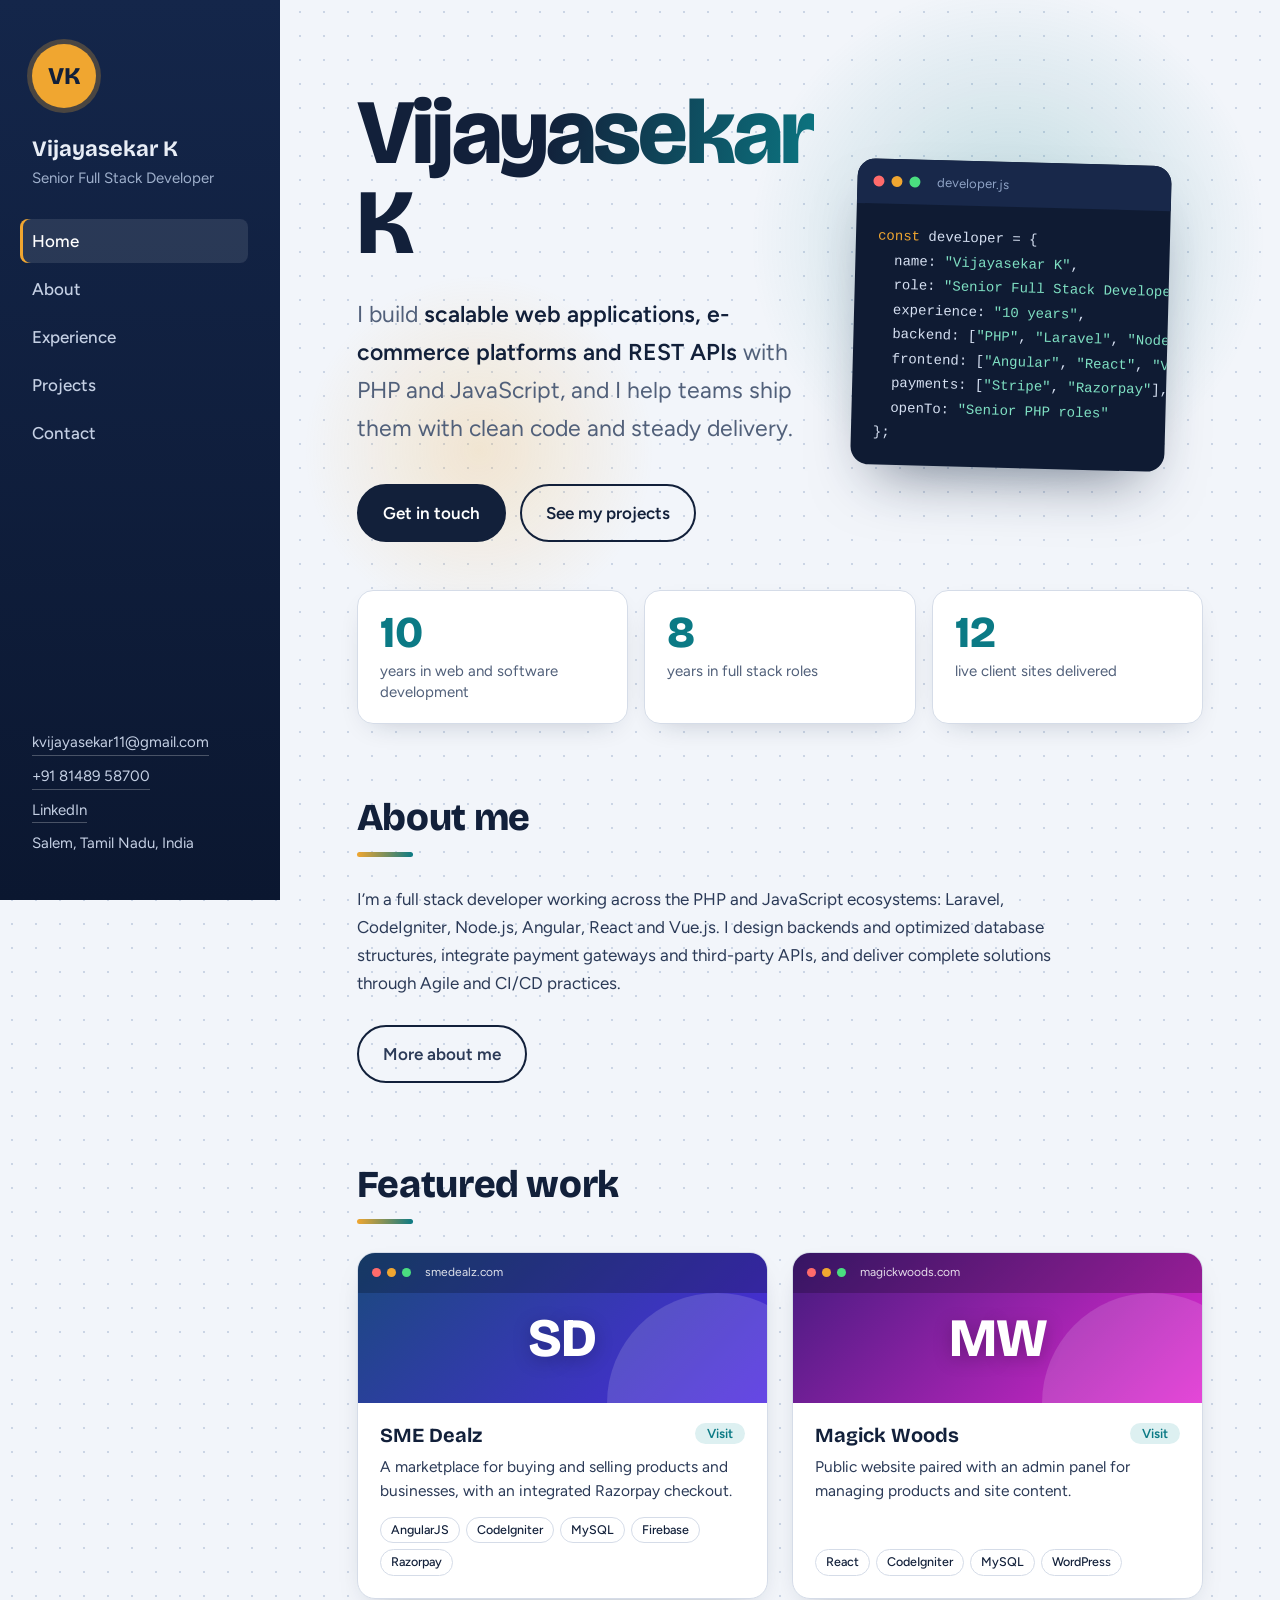
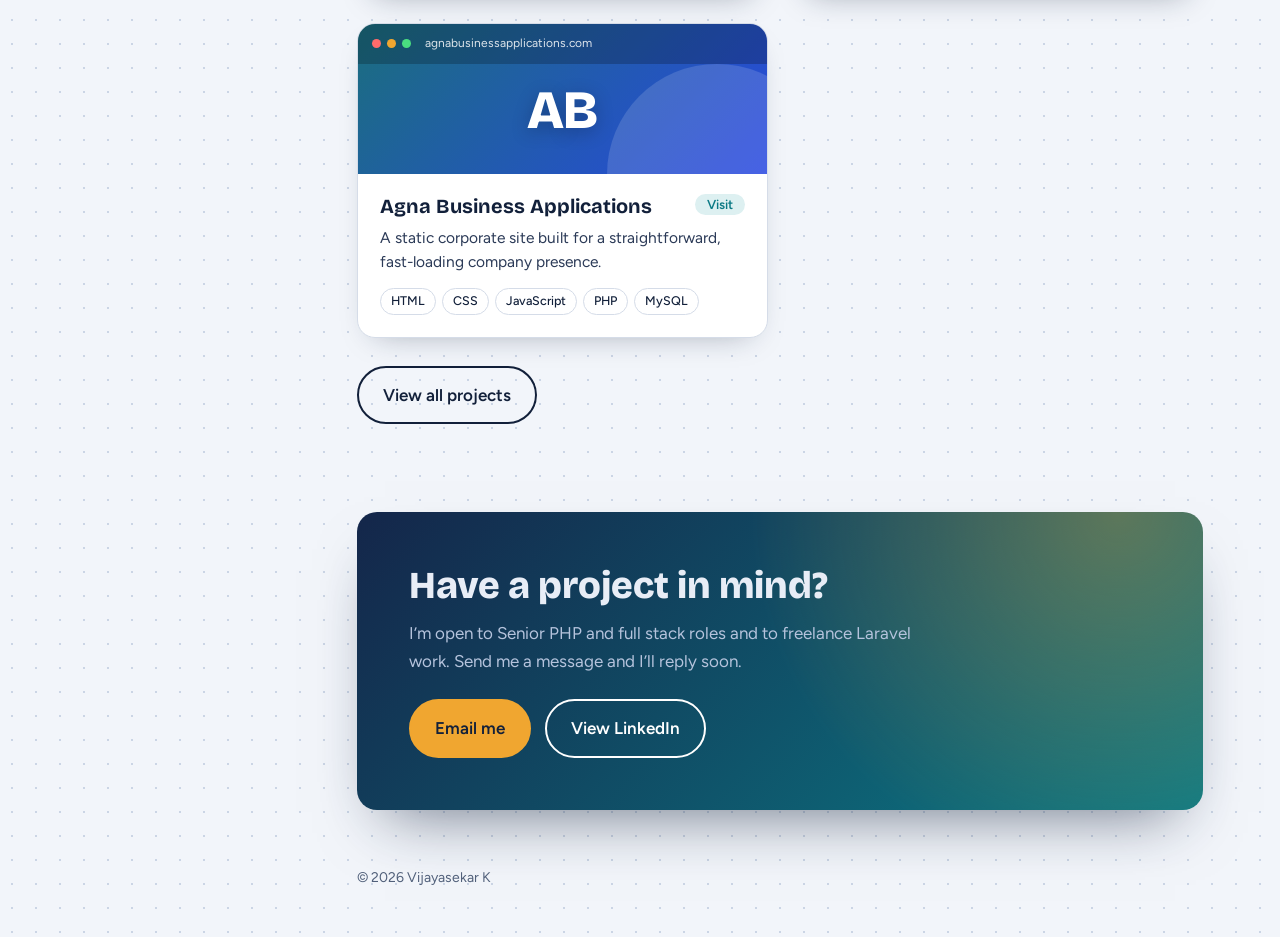
<file: index.html>
<!DOCTYPE html>
<html lang="en">
<head>
<meta charset="utf-8">
<meta name="viewport" content="width=device-width, initial-scale=1">
<title>Vijayasekar K – Senior Full Stack Developer</title>
<meta name="description" content="Portfolio of Vijayasekar K, Senior Full Stack Developer with 10 years of experience in PHP, Laravel, Node.js, Angular and React.">
<meta property="og:title" content="Vijayasekar K – Senior Full Stack Developer">
<meta property="og:description" content="Portfolio of Vijayasekar K, Senior Full Stack Developer with 10 years of experience in PHP, Laravel, Node.js, Angular and React.">
<link rel="icon" href="data:image/svg+xml,%3Csvg xmlns='http://www.w3.org/2000/svg' viewBox='0 0 64 64'%3E%3Ccircle cx='32' cy='32' r='32' fill='%23F0A630'/%3E%3Ctext x='32' y='42' font-size='28' font-weight='800' text-anchor='middle' fill='%2312203A' font-family='sans-serif'%3EVK%3C/text%3E%3C/svg%3E">
<link rel="preconnect" href="https://fonts.googleapis.com">
<link rel="preconnect" href="https://fonts.gstatic.com" crossorigin>
<link href="https://fonts.googleapis.com/css2?family=Bricolage+Grotesque:opsz,wght@12..96,500;12..96,700;12..96,800&family=Figtree:wght@400;500;600&display=swap" rel="stylesheet">
<link rel="stylesheet" href="style.css">
</head>
<body>
<a class="skip" href="#main">Skip to content</a>
<div class="layout">
  <aside>
    <div class="mono" aria-hidden="true">VK</div>
    <div>
      <h2>Vijayasekar K</h2>
      <p class="role">Senior Full Stack Developer</p>
    </div>
    <nav aria-label="Main"><ul><li><a href="index.html" aria-current="page">Home</a></li><li><a href="about.html">About</a></li><li><a href="experience.html">Experience</a></li><li><a href="projects.html">Projects</a></li><li><a href="contact.html">Contact</a></li></ul></nav>
    <div class="contact">
      <a href="mailto:kvijayasekar11@gmail.com">kvijayasekar11@gmail.com</a>
      <a href="tel:+918148958700">+91 81489 58700</a>
      <a href="https://linkedin.com/in/vijayasekar-k" target="_blank" rel="noopener">LinkedIn</a>
      <span>Salem, Tamil Nadu, India</span>
    </div>
  </aside>
  <main id="main">
    <header class="hero">
      <div class="hero-grid">
        <div class="hero-text">
          <h1>Vijayasekar K</h1>
          <p class="lead">I build <strong>scalable web applications, e-commerce platforms and REST APIs</strong> with PHP and JavaScript, and I help teams ship them with clean code and steady delivery.</p>
          <div class="cta">
            <a class="btn solid" href="contact.html">Get in touch</a>
            <a class="btn ghost" href="projects.html">See my projects</a>
          </div>
        </div>
        <div class="code" aria-hidden="true">
          <div class="code-bar"><i></i><i></i><i></i><em>developer.js</em></div>
<pre><span class="k">const</span> developer = {
  name: <span class="s">"Vijayasekar K"</span>,
  role: <span class="s">"Senior Full Stack Developer"</span>,
  experience: <span class="s">"10 years"</span>,
  backend: [<span class="s">"PHP"</span>, <span class="s">"Laravel"</span>, <span class="s">"Node.js"</span>],
  frontend: [<span class="s">"Angular"</span>, <span class="s">"React"</span>, <span class="s">"Vue"</span>],
  payments: [<span class="s">"Stripe"</span>, <span class="s">"Razorpay"</span>],
  openTo: <span class="s">"Senior PHP roles"</span>
};</pre>
        </div>
      </div>
      <div class="stats">
        <div><b>10</b><span>years in web and software development</span></div>
        <div><b>8</b><span>years in full stack roles</span></div>
        <div><b>12</b><span>live client sites delivered</span></div>
      </div>
    </header>
    <section id="about" class="about">
      <h2 class="title">About me</h2>
      <p>I’m a full stack developer working across the PHP and JavaScript ecosystems: Laravel, CodeIgniter, Node.js, Angular, React and Vue.js. I design backends and optimized database structures, integrate payment gateways and third-party APIs, and deliver complete solutions through Agile and CI/CD practices.</p>
      <p class="more"><a class="btn ghost" href="about.html">More about me</a></p>
    </section>
    <section id="featured">
      <h2 class="title">Featured work</h2>
      <ul class="pgrid">
        <li class="pcard" style="--h:212"><div class="cover" aria-hidden="true"><span class="bar"><i></i><i></i><i></i><em>smedealz.com</em></span><span class="ini">SD</span></div><div class="pbody"><h3><a href="https://smedealz.com/" target="_blank" rel="noopener">SME Dealz</a></h3><p>A marketplace for buying and selling products and businesses, with an integrated Razorpay checkout.</p><div class="chips"><span>AngularJS</span><span>CodeIgniter</span><span>MySQL</span><span>Firebase</span><span>Razorpay</span></div></div></li>
<li class="pcard" style="--h:265"><div class="cover" aria-hidden="true"><span class="bar"><i></i><i></i><i></i><em>magickwoods.com</em></span><span class="ini">MW</span></div><div class="pbody"><h3><a href="https://www.magickwoods.com/" target="_blank" rel="noopener">Magick Woods</a></h3><p>Public website paired with an admin panel for managing products and site content.</p><div class="chips"><span>React</span><span>CodeIgniter</span><span>MySQL</span><span>WordPress</span></div></div></li>
<li class="pcard" style="--h:190"><div class="cover" aria-hidden="true"><span class="bar"><i></i><i></i><i></i><em>agnabusinessapplications.com</em></span><span class="ini">AB</span></div><div class="pbody"><h3><a href="https://agnabusinessapplications.com/" target="_blank" rel="noopener">Agna Business Applications</a></h3><p>A static corporate site built for a straightforward, fast-loading company presence.</p><div class="chips"><span>HTML</span><span>CSS</span><span>JavaScript</span><span>PHP</span><span>MySQL</span></div></div></li>
      </ul>
      <p class="more"><a class="btn ghost" href="projects.html">View all projects</a></p>
    </section>
    <section id="contact">
      <div class="contact-box">
        <h2>Have a project in mind?</h2>
        <p>I’m open to Senior PHP and full stack roles and to freelance Laravel work. Send me a message and I’ll reply soon.</p>
        <div class="cta">
          <a class="btn solid" href="mailto:kvijayasekar11@gmail.com">Email me</a>
          <a class="btn ghost" href="https://linkedin.com/in/vijayasekar-k" target="_blank" rel="noopener">View LinkedIn</a>
        </div>
      </div>
    </section>
    <footer>© 2026 Vijayasekar K</footer>
  </main>
</div>
<script src="script.js"></script>
</body>
</html>
</file>
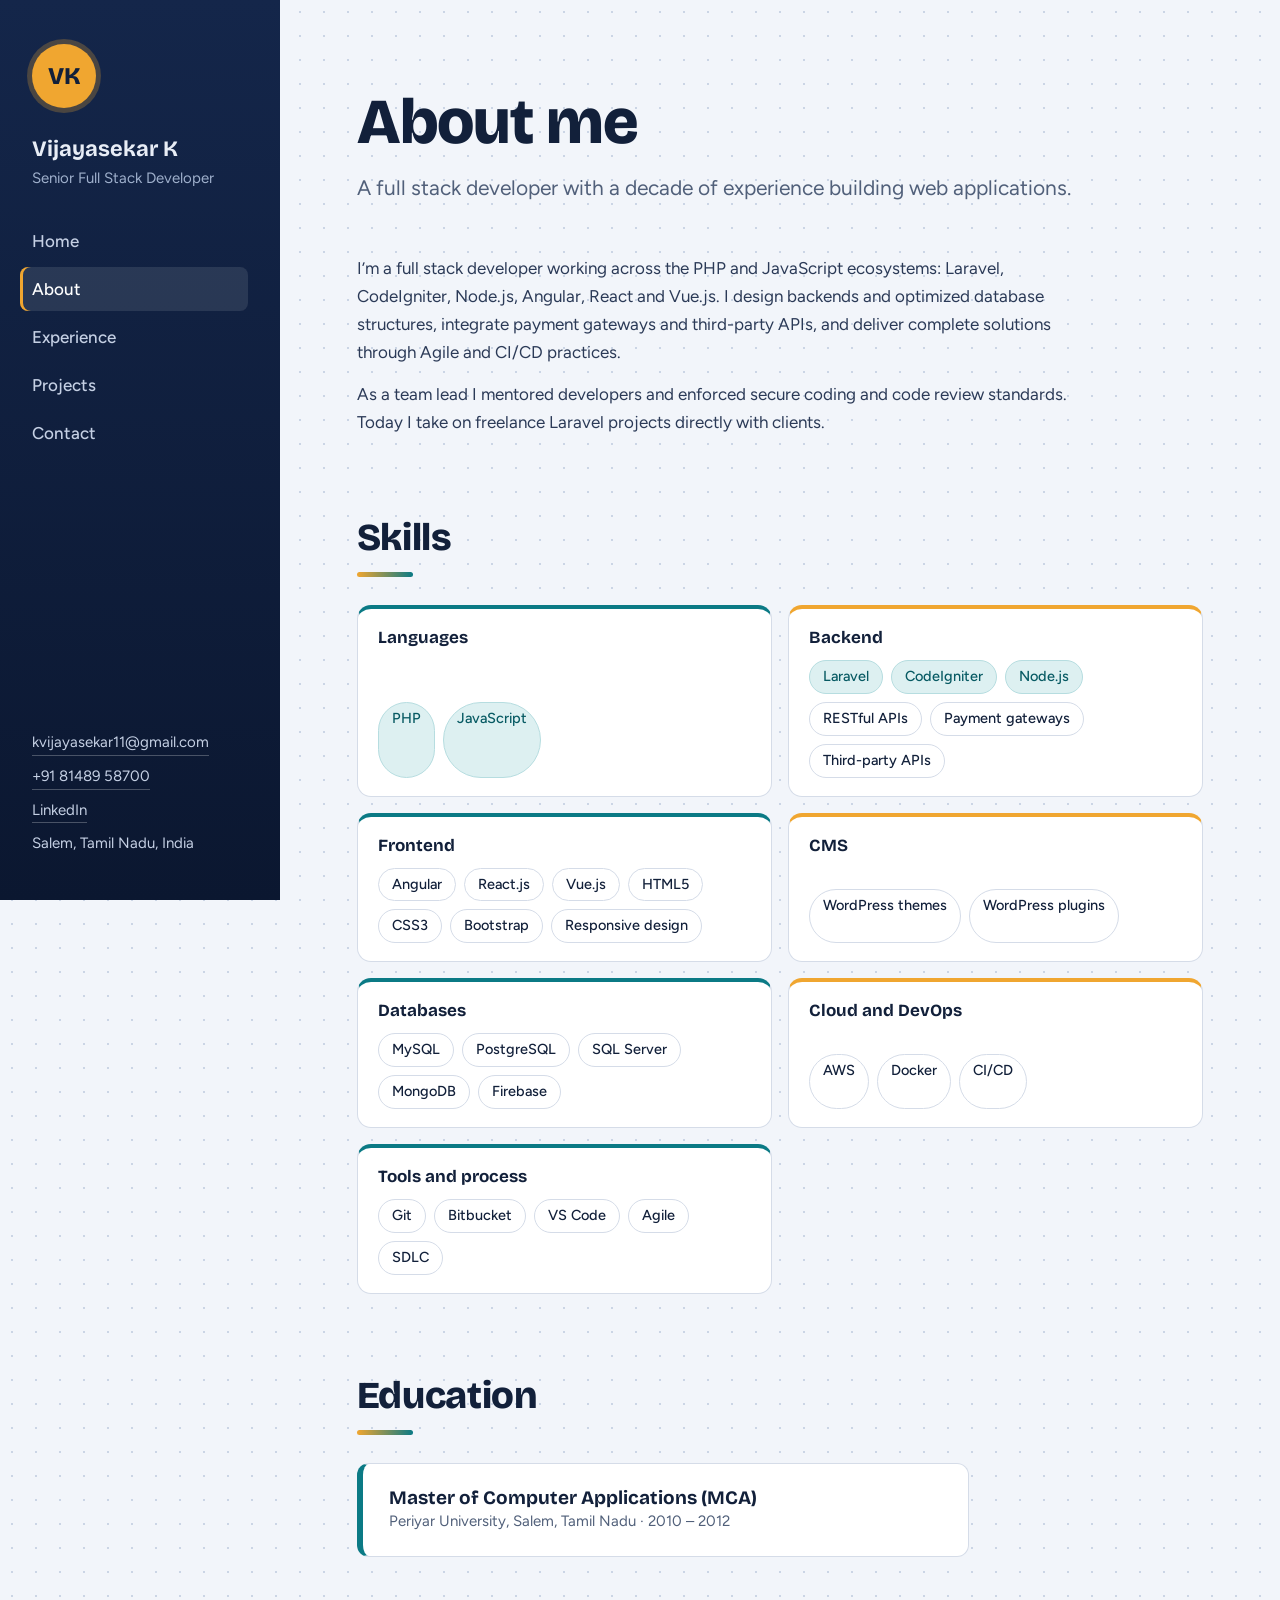
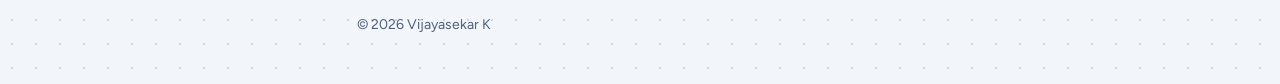
<file: about.html>
<!DOCTYPE html>
<html lang="en">
<head>
<meta charset="utf-8">
<meta name="viewport" content="width=device-width, initial-scale=1">
<title>About – Vijayasekar K</title>
<meta name="description" content="About Vijayasekar K: background, technical skills and education.">
<meta property="og:title" content="About – Vijayasekar K">
<meta property="og:description" content="About Vijayasekar K: background, technical skills and education.">
<link rel="icon" href="data:image/svg+xml,%3Csvg xmlns='http://www.w3.org/2000/svg' viewBox='0 0 64 64'%3E%3Ccircle cx='32' cy='32' r='32' fill='%23F0A630'/%3E%3Ctext x='32' y='42' font-size='28' font-weight='800' text-anchor='middle' fill='%2312203A' font-family='sans-serif'%3EVK%3C/text%3E%3C/svg%3E">
<link rel="preconnect" href="https://fonts.googleapis.com">
<link rel="preconnect" href="https://fonts.gstatic.com" crossorigin>
<link href="https://fonts.googleapis.com/css2?family=Bricolage+Grotesque:opsz,wght@12..96,500;12..96,700;12..96,800&family=Figtree:wght@400;500;600&display=swap" rel="stylesheet">
<link rel="stylesheet" href="style.css">
</head>
<body>
<a class="skip" href="#main">Skip to content</a>
<div class="layout">
  <aside>
    <div class="mono" aria-hidden="true">VK</div>
    <div>
      <h2>Vijayasekar K</h2>
      <p class="role">Senior Full Stack Developer</p>
    </div>
    <nav aria-label="Main"><ul><li><a href="index.html">Home</a></li><li><a href="about.html" aria-current="page">About</a></li><li><a href="experience.html">Experience</a></li><li><a href="projects.html">Projects</a></li><li><a href="contact.html">Contact</a></li></ul></nav>
    <div class="contact">
      <a href="mailto:kvijayasekar11@gmail.com">kvijayasekar11@gmail.com</a>
      <a href="tel:+918148958700">+91 81489 58700</a>
      <a href="https://linkedin.com/in/vijayasekar-k" target="_blank" rel="noopener">LinkedIn</a>
      <span>Salem, Tamil Nadu, India</span>
    </div>
  </aside>
  <main id="main">
    <header class="pagehead"><h1>About me</h1><p>A full stack developer with a decade of experience building web applications.</p></header><section id="about" class="about">
      <p>I’m a full stack developer working across the PHP and JavaScript ecosystems: Laravel, CodeIgniter, Node.js, Angular, React and Vue.js. I design backends and optimized database structures, integrate payment gateways and third-party APIs, and deliver complete solutions through Agile and CI/CD practices.</p>
      <p style="margin-top:14px">As a team lead I mentored developers and enforced secure coding and code review standards. Today I take on freelance Laravel projects directly with clients.</p>
    </section><section id="skills">
      <h2 class="title">Skills</h2>
      <div class="skills">
        <div class="skill"><h3>Languages</h3><div class="chips"><span class="hl">PHP</span><span class="hl">JavaScript</span></div></div>
        <div class="skill"><h3>Backend</h3><div class="chips"><span class="hl">Laravel</span><span class="hl">CodeIgniter</span><span class="hl">Node.js</span><span>RESTful APIs</span><span>Payment gateways</span><span>Third-party APIs</span></div></div>
        <div class="skill"><h3>Frontend</h3><div class="chips"><span>Angular</span><span>React.js</span><span>Vue.js</span><span>HTML5</span><span>CSS3</span><span>Bootstrap</span><span>Responsive design</span></div></div>
        <div class="skill"><h3>CMS</h3><div class="chips"><span>WordPress themes</span><span>WordPress plugins</span></div></div>
        <div class="skill"><h3>Databases</h3><div class="chips"><span>MySQL</span><span>PostgreSQL</span><span>SQL Server</span><span>MongoDB</span><span>Firebase</span></div></div>
        <div class="skill"><h3>Cloud and DevOps</h3><div class="chips"><span>AWS</span><span>Docker</span><span>CI/CD</span></div></div>
        <div class="skill"><h3>Tools and process</h3><div class="chips"><span>Git</span><span>Bitbucket</span><span>VS Code</span><span>Agile</span><span>SDLC</span></div></div>
      </div>
    </section><section id="education">
      <h2 class="title">Education</h2>
      <div class="edu">
        <h3>Master of Computer Applications (MCA)</h3>
        <p>Periyar University, Salem, Tamil Nadu · 2010 – 2012</p>
      </div>
    </section>
    <footer>© 2026 Vijayasekar K</footer>
  </main>
</div>
<script src="script.js"></script>
</body>
</html>
</file>
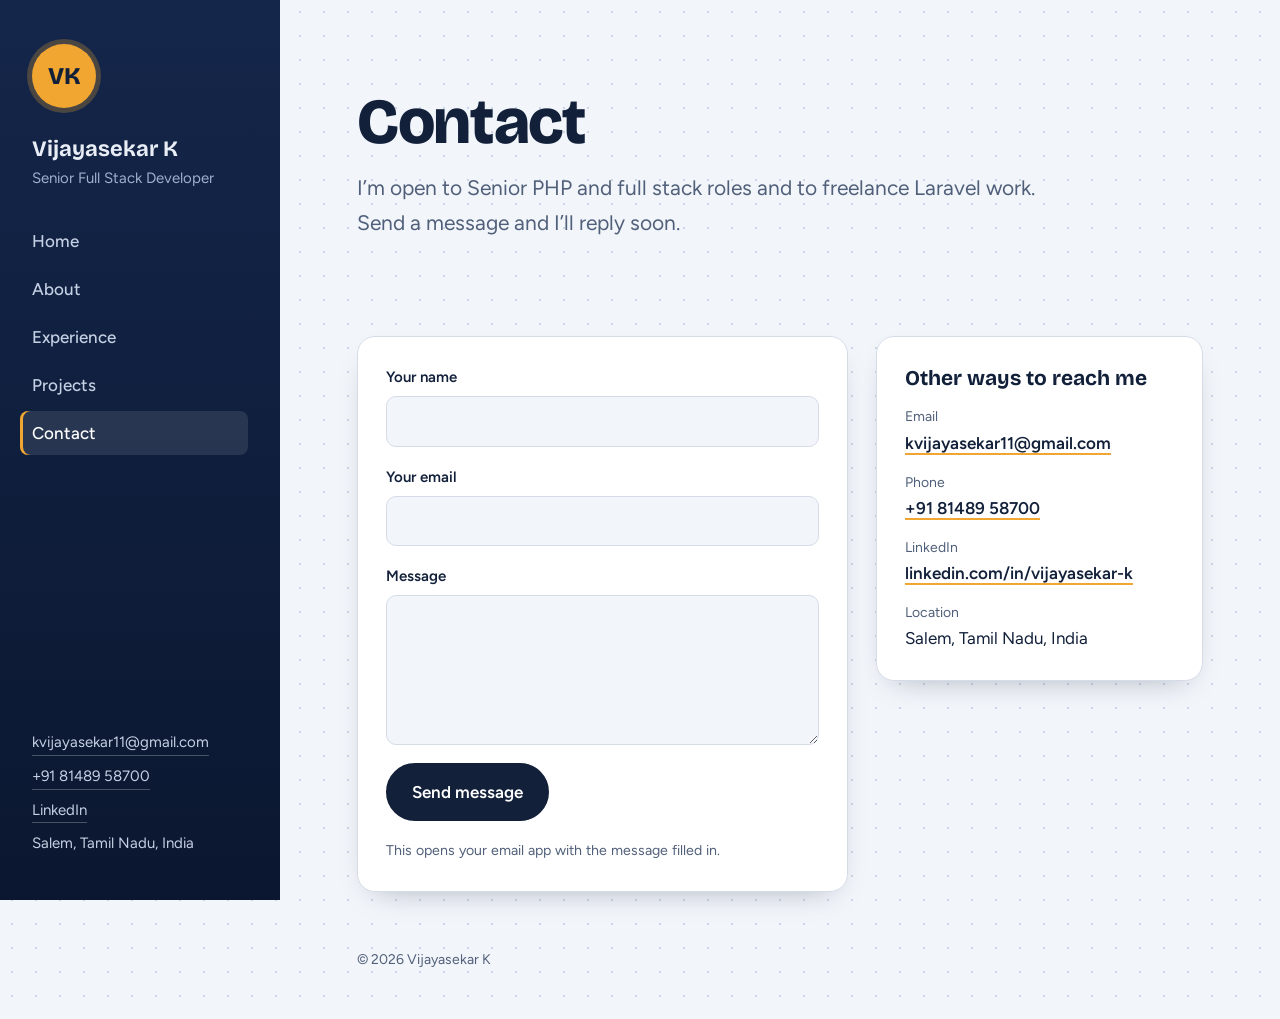
<file: contact.html>
<!DOCTYPE html>
<html lang="en">
<head>
<meta charset="utf-8">
<meta name="viewport" content="width=device-width, initial-scale=1">
<title>Contact – Vijayasekar K</title>
<meta name="description" content="Get in touch with Vijayasekar K for Senior PHP and full stack roles or freelance Laravel work.">
<meta property="og:title" content="Contact – Vijayasekar K">
<meta property="og:description" content="Get in touch with Vijayasekar K for Senior PHP and full stack roles or freelance Laravel work.">
<link rel="icon" href="data:image/svg+xml,%3Csvg xmlns='http://www.w3.org/2000/svg' viewBox='0 0 64 64'%3E%3Ccircle cx='32' cy='32' r='32' fill='%23F0A630'/%3E%3Ctext x='32' y='42' font-size='28' font-weight='800' text-anchor='middle' fill='%2312203A' font-family='sans-serif'%3EVK%3C/text%3E%3C/svg%3E">
<link rel="preconnect" href="https://fonts.googleapis.com">
<link rel="preconnect" href="https://fonts.gstatic.com" crossorigin>
<link href="https://fonts.googleapis.com/css2?family=Bricolage+Grotesque:opsz,wght@12..96,500;12..96,700;12..96,800&family=Figtree:wght@400;500;600&display=swap" rel="stylesheet">
<link rel="stylesheet" href="style.css">
</head>
<body>
<a class="skip" href="#main">Skip to content</a>
<div class="layout">
  <aside>
    <div class="mono" aria-hidden="true">VK</div>
    <div>
      <h2>Vijayasekar K</h2>
      <p class="role">Senior Full Stack Developer</p>
    </div>
    <nav aria-label="Main"><ul><li><a href="index.html">Home</a></li><li><a href="about.html">About</a></li><li><a href="experience.html">Experience</a></li><li><a href="projects.html">Projects</a></li><li><a href="contact.html" aria-current="page">Contact</a></li></ul></nav>
    <div class="contact">
      <a href="mailto:kvijayasekar11@gmail.com">kvijayasekar11@gmail.com</a>
      <a href="tel:+918148958700">+91 81489 58700</a>
      <a href="https://linkedin.com/in/vijayasekar-k" target="_blank" rel="noopener">LinkedIn</a>
      <span>Salem, Tamil Nadu, India</span>
    </div>
  </aside>
  <main id="main">
    <header class="pagehead"><h1>Contact</h1><p>I’m open to Senior PHP and full stack roles and to freelance Laravel work. Send a message and I’ll reply soon.</p></header>
    <section id="contact">
      <div class="contact-grid">
        <form class="form" id="contact-form">
          <label>Your name<input id="fname" required autocomplete="name"></label>
          <label>Your email<input id="femail" type="email" required autocomplete="email"></label>
          <label>Message<textarea id="fmessage" required></textarea></label>
          <button class="btn solid" type="submit">Send message</button>
          <small>This opens your email app with the message filled in.</small>
        </form>
        <div class="details">
          <h2>Other ways to reach me</h2>
          <ul>
            <li><span>Email</span><a href="mailto:kvijayasekar11@gmail.com">kvijayasekar11@gmail.com</a></li>
            <li><span>Phone</span><a href="tel:+918148958700">+91 81489 58700</a></li>
            <li><span>LinkedIn</span><a href="https://linkedin.com/in/vijayasekar-k" target="_blank" rel="noopener">linkedin.com/in/vijayasekar-k</a></li>
            <li><span>Location</span>Salem, Tamil Nadu, India</li>
          </ul>
        </div>
      </div>
    </section>
    <footer>© 2026 Vijayasekar K</footer>
  </main>
</div>
<script src="script.js"></script>
</body>
</html>
</file>
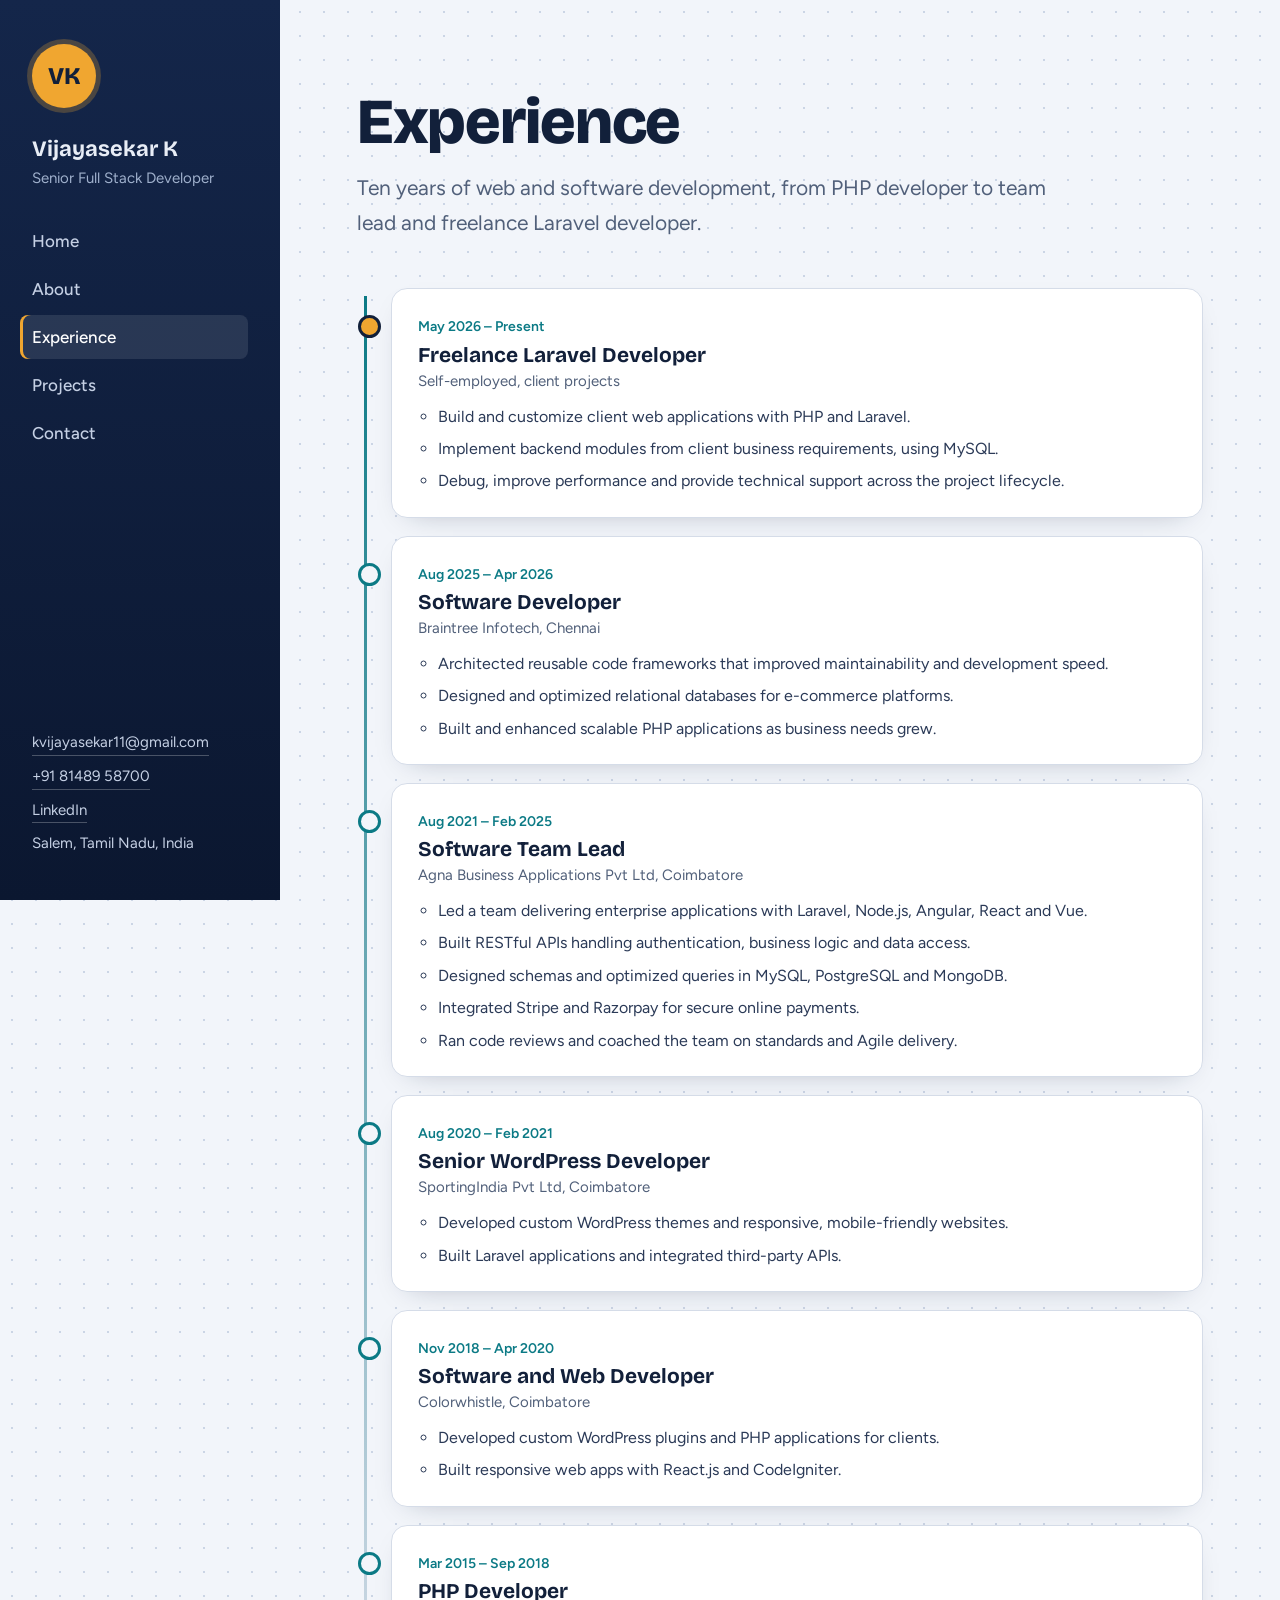
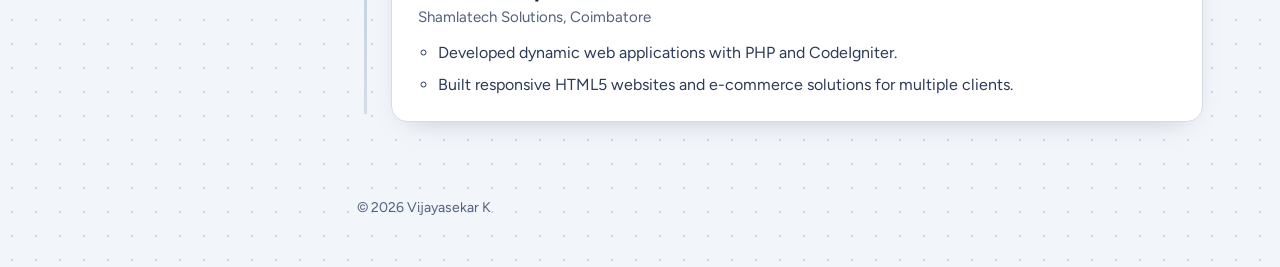
<file: experience.html>
<!DOCTYPE html>
<html lang="en">
<head>
<meta charset="utf-8">
<meta name="viewport" content="width=device-width, initial-scale=1">
<title>Experience – Vijayasekar K</title>
<meta name="description" content="Work experience of Vijayasekar K from 2015 to today.">
<meta property="og:title" content="Experience – Vijayasekar K">
<meta property="og:description" content="Work experience of Vijayasekar K from 2015 to today.">
<link rel="icon" href="data:image/svg+xml,%3Csvg xmlns='http://www.w3.org/2000/svg' viewBox='0 0 64 64'%3E%3Ccircle cx='32' cy='32' r='32' fill='%23F0A630'/%3E%3Ctext x='32' y='42' font-size='28' font-weight='800' text-anchor='middle' fill='%2312203A' font-family='sans-serif'%3EVK%3C/text%3E%3C/svg%3E">
<link rel="preconnect" href="https://fonts.googleapis.com">
<link rel="preconnect" href="https://fonts.gstatic.com" crossorigin>
<link href="https://fonts.googleapis.com/css2?family=Bricolage+Grotesque:opsz,wght@12..96,500;12..96,700;12..96,800&family=Figtree:wght@400;500;600&display=swap" rel="stylesheet">
<link rel="stylesheet" href="style.css">
</head>
<body>
<a class="skip" href="#main">Skip to content</a>
<div class="layout">
  <aside>
    <div class="mono" aria-hidden="true">VK</div>
    <div>
      <h2>Vijayasekar K</h2>
      <p class="role">Senior Full Stack Developer</p>
    </div>
    <nav aria-label="Main"><ul><li><a href="index.html">Home</a></li><li><a href="about.html">About</a></li><li><a href="experience.html" aria-current="page">Experience</a></li><li><a href="projects.html">Projects</a></li><li><a href="contact.html">Contact</a></li></ul></nav>
    <div class="contact">
      <a href="mailto:kvijayasekar11@gmail.com">kvijayasekar11@gmail.com</a>
      <a href="tel:+918148958700">+91 81489 58700</a>
      <a href="https://linkedin.com/in/vijayasekar-k" target="_blank" rel="noopener">LinkedIn</a>
      <span>Salem, Tamil Nadu, India</span>
    </div>
  </aside>
  <main id="main">
    <header class="pagehead"><h1>Experience</h1><p>Ten years of web and software development, from PHP developer to team lead and freelance Laravel developer.</p></header><section id="experience">
      <ol class="timeline">
        <li class="now">
          <span class="when">May 2026 – Present</span>
          <h3>Freelance Laravel Developer</h3>
          <p class="where">Self-employed, client projects</p>
          <ul>
            <li>Build and customize client web applications with PHP and Laravel.</li>
            <li>Implement backend modules from client business requirements, using MySQL.</li>
            <li>Debug, improve performance and provide technical support across the project lifecycle.</li>
          </ul>
        </li>
        <li>
          <span class="when">Aug 2025 – Apr 2026</span>
          <h3>Software Developer</h3>
          <p class="where">Braintree Infotech, Chennai</p>
          <ul>
            <li>Architected reusable code frameworks that improved maintainability and development speed.</li>
            <li>Designed and optimized relational databases for e-commerce platforms.</li>
            <li>Built and enhanced scalable PHP applications as business needs grew.</li>
          </ul>
        </li>
        <li>
          <span class="when">Aug 2021 – Feb 2025</span>
          <h3>Software Team Lead</h3>
          <p class="where">Agna Business Applications Pvt Ltd, Coimbatore</p>
          <ul>
            <li>Led a team delivering enterprise applications with Laravel, Node.js, Angular, React and Vue.</li>
            <li>Built RESTful APIs handling authentication, business logic and data access.</li>
            <li>Designed schemas and optimized queries in MySQL, PostgreSQL and MongoDB.</li>
            <li>Integrated Stripe and Razorpay for secure online payments.</li>
            <li>Ran code reviews and coached the team on standards and Agile delivery.</li>
          </ul>
        </li>
        <li>
          <span class="when">Aug 2020 – Feb 2021</span>
          <h3>Senior WordPress Developer</h3>
          <p class="where">SportingIndia Pvt Ltd, Coimbatore</p>
          <ul>
            <li>Developed custom WordPress themes and responsive, mobile-friendly websites.</li>
            <li>Built Laravel applications and integrated third-party APIs.</li>
          </ul>
        </li>
        <li>
          <span class="when">Nov 2018 – Apr 2020</span>
          <h3>Software and Web Developer</h3>
          <p class="where">Colorwhistle, Coimbatore</p>
          <ul>
            <li>Developed custom WordPress plugins and PHP applications for clients.</li>
            <li>Built responsive web apps with React.js and CodeIgniter.</li>
          </ul>
        </li>
        <li>
          <span class="when">Mar 2015 – Sep 2018</span>
          <h3>PHP Developer</h3>
          <p class="where">Shamlatech Solutions, Coimbatore</p>
          <ul>
            <li>Developed dynamic web applications with PHP and CodeIgniter.</li>
            <li>Built responsive HTML5 websites and e-commerce solutions for multiple clients.</li>
          </ul>
        </li>
      </ol>
    </section>
    <footer>© 2026 Vijayasekar K</footer>
  </main>
</div>
<script src="script.js"></script>
</body>
</html>
</file>
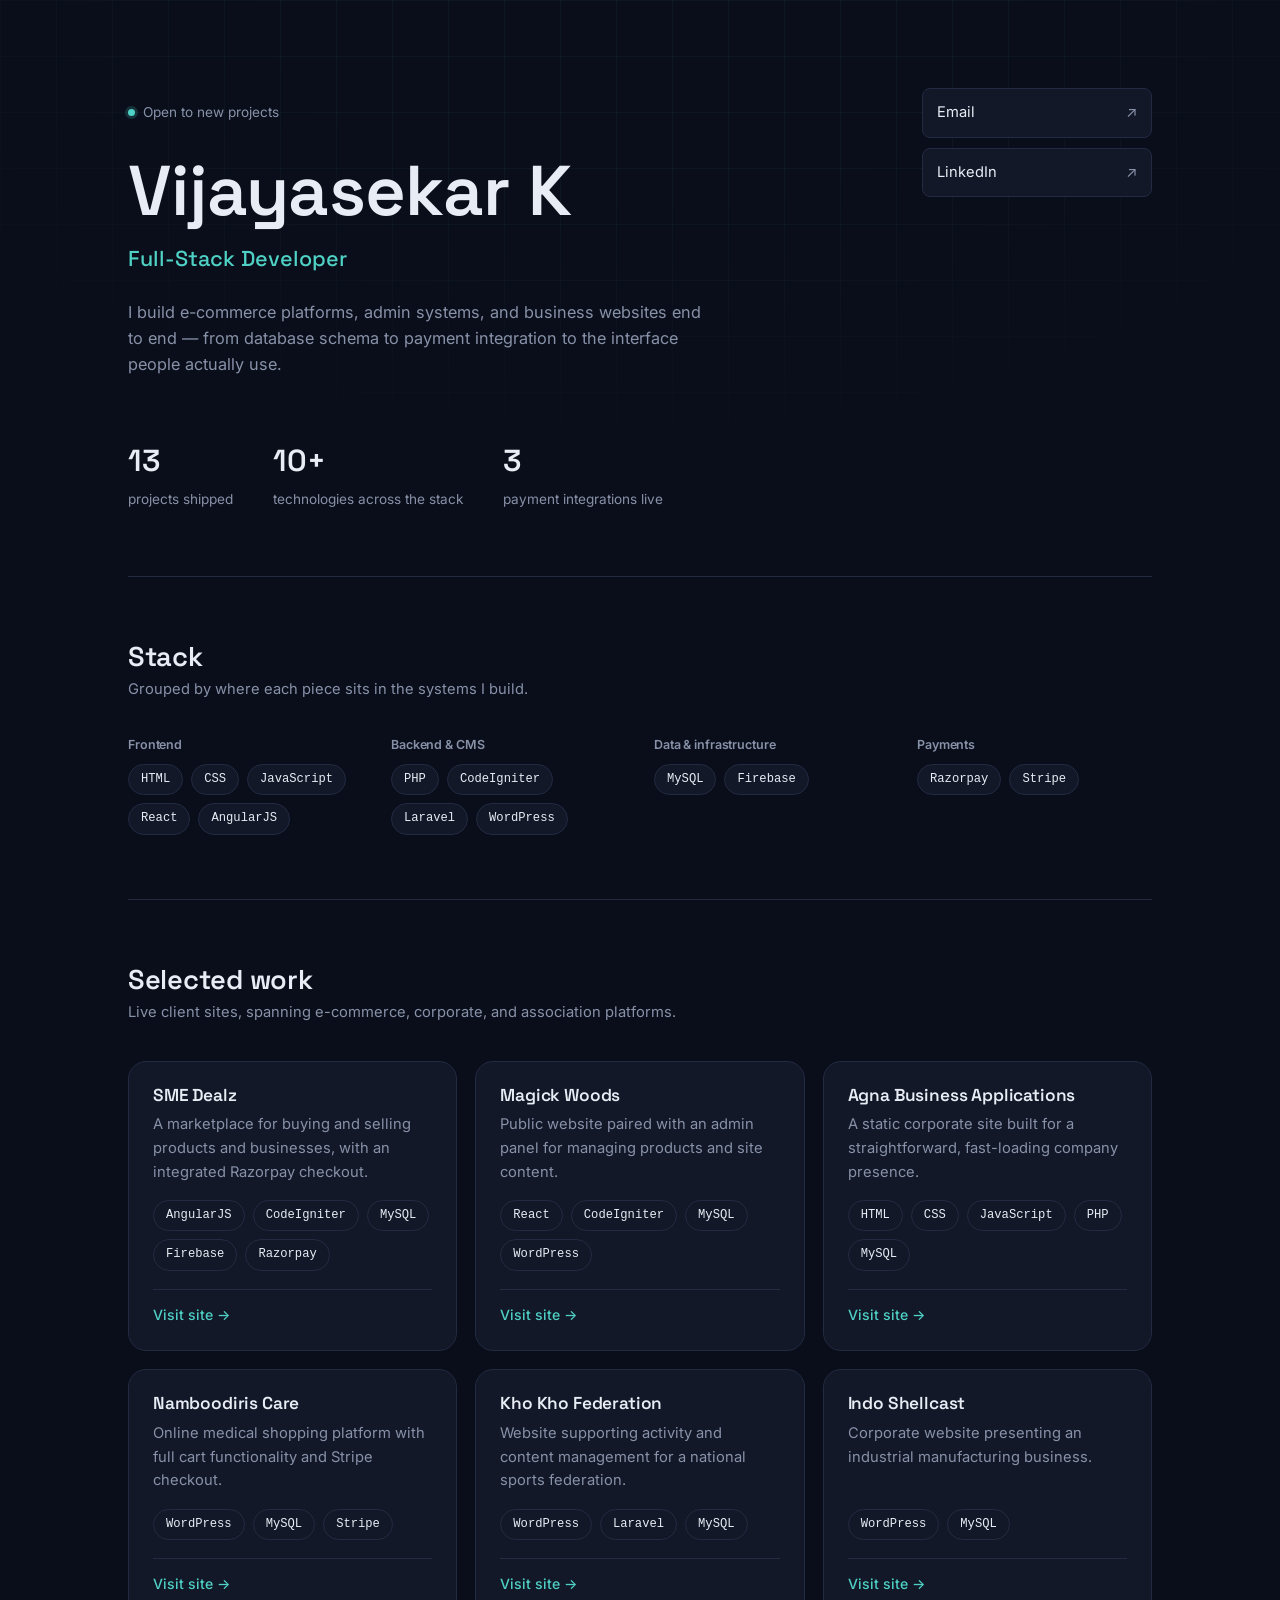
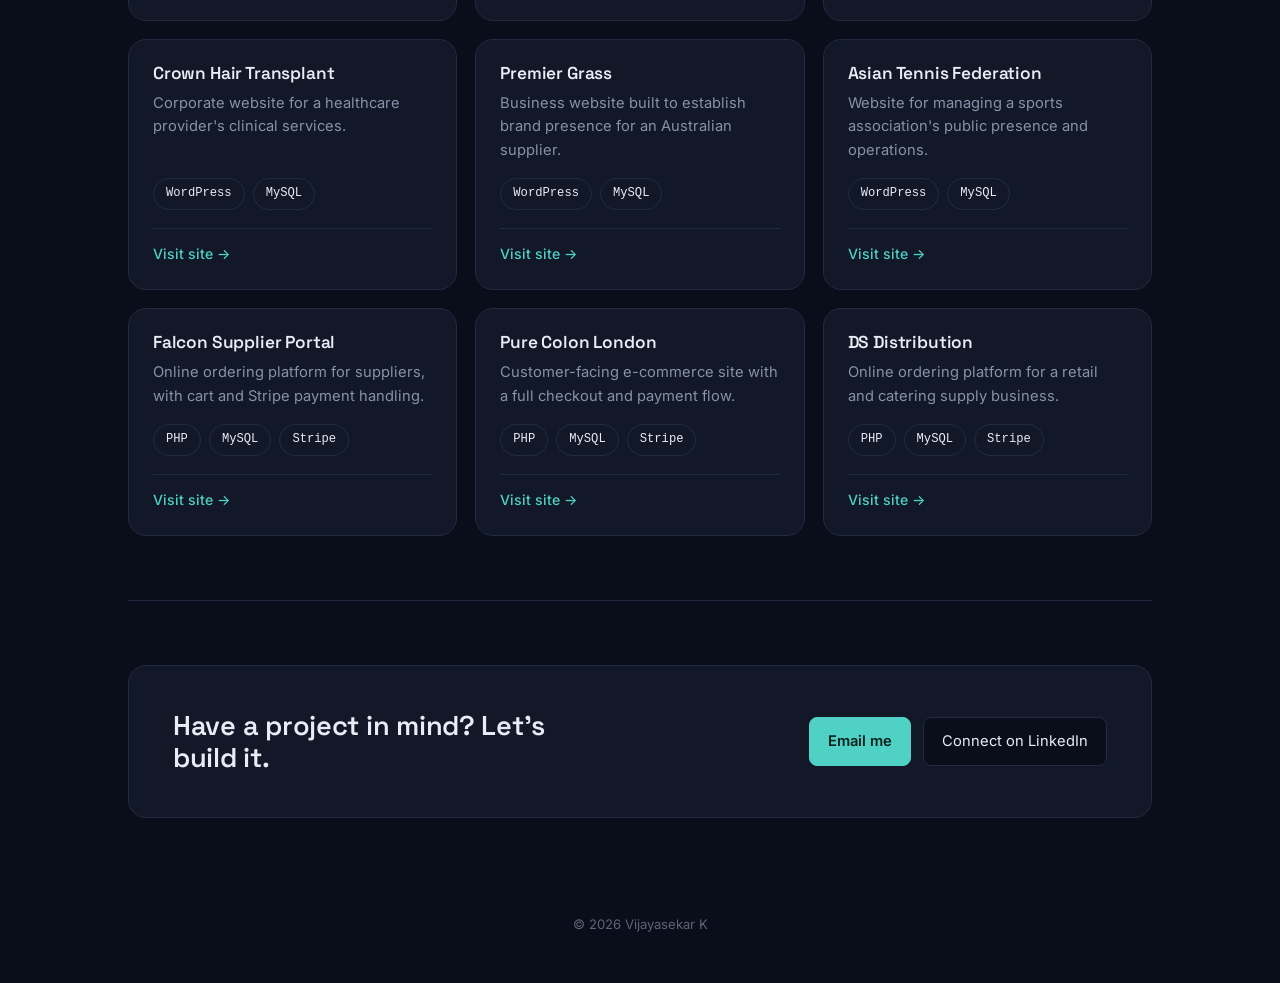
<file: index1.html>
<!DOCTYPE html>
<html lang="en">
<head>
<meta charset="UTF-8">
<meta name="viewport" content="width=device-width, initial-scale=1, viewport-fit=cover">
<title>Vijayasekar K — Full-Stack Developer</title>
<link rel="preconnect" href="https://fonts.googleapis.com">
<link rel="preconnect" href="https://fonts.gstatic.com" crossorigin>
<link href="https://fonts.googleapis.com/css2?family=Space+Grotesk:wght@400;500;600;700&family=Inter:wght@400;500;600&display=swap" rel="stylesheet">
<style>
  :root {
    box-sizing: border-box;
    --ink: #0a0e1a;
    --panel: #121828;
    --panel-2: #161d31;
    --line: #232b42;
    --text: #e8ecf4;
    --muted: #8791a8;
    --muted-dim: #5b6479;
    --accent: #4fd1c5;
    --accent-dim: #2c7c73;
    --radius-lg: 18px;
    --radius-sm: 8px;
    padding-top: env(safe-area-inset-top, 0px);
    padding-bottom: env(safe-area-inset-bottom, 0px);
  }
  html {
    scroll-padding-top: env(safe-area-inset-top, 0px);
    scroll-behavior: smooth;
  }
  *, *::before, *::after { box-sizing: inherit; }

  body {
    margin: 0;
    background: var(--ink);
    color: var(--text);
    font-family: 'Inter', system-ui, sans-serif;
    line-height: 1.6;
    -webkit-font-smoothing: antialiased;
  }

  h1, h2, h3 {
    font-family: 'Space Grotesk', 'Inter', system-ui, sans-serif;
    font-weight: 600;
    line-height: 1.15;
    margin: 0;
    letter-spacing: -0.01em;
  }

  a { color: inherit; }

  .tag {
    font-family: ui-monospace, 'SFMono-Regular', Menlo, Consolas, monospace;
    font-size: 0.72rem;
    letter-spacing: 0.02em;
  }

  :focus-visible {
    outline: 2px solid var(--accent);
    outline-offset: 3px;
  }

  @media (prefers-reduced-motion: reduce) {
    * { animation-duration: 0.01ms !important; animation-iteration-count: 1 !important; transition-duration: 0.01ms !important; }
  }

  /* ---------- layout shell ---------- */
  .wrap {
    max-width: 1080px;
    margin: 0 auto;
    padding: 0 28px;
  }

  /* ---------- background texture ---------- */
  .grid-field {
    position: fixed;
    inset: 0;
    z-index: 0;
    pointer-events: none;
    background-image:
      linear-gradient(to right, rgba(79,209,197,0.05) 1px, transparent 1px),
      linear-gradient(to bottom, rgba(79,209,197,0.05) 1px, transparent 1px);
    background-size: 56px 56px;
    mask-image: radial-gradient(ellipse 70% 55% at 50% 0%, black 40%, transparent 100%);
  }

  /* ---------- header / hero ---------- */
  header {
    position: relative;
    z-index: 1;
    padding: 88px 0 64px;
    border-bottom: 1px solid var(--line);
  }

  .hero-top {
    display: flex;
    justify-content: space-between;
    align-items: flex-start;
    gap: 32px;
    flex-wrap: wrap;
  }

  .status {
    display: inline-flex;
    align-items: center;
    gap: 8px;
    color: var(--muted);
    font-size: 0.85rem;
    margin-bottom: 28px;
  }
  .status::before {
    content: "";
    width: 7px;
    height: 7px;
    border-radius: 50%;
    background: var(--accent);
    box-shadow: 0 0 0 3px rgba(79,209,197,0.18);
  }

  .hero-name {
    font-size: clamp(2.6rem, 6vw, 4.4rem);
    opacity: 0;
    animation: rise 0.7s cubic-bezier(.2,.7,.3,1) forwards;
  }
  .hero-role {
    font-size: clamp(1.05rem, 2vw, 1.35rem);
    color: var(--accent);
    margin-top: 10px;
    font-family: 'Space Grotesk', sans-serif;
    font-weight: 500;
    opacity: 0;
    animation: rise 0.7s cubic-bezier(.2,.7,.3,1) 0.12s forwards;
  }
  .hero-desc {
    max-width: 58ch;
    color: var(--muted);
    margin-top: 22px;
    font-size: 1.02rem;
    opacity: 0;
    animation: rise 0.7s cubic-bezier(.2,.7,.3,1) 0.22s forwards;
  }

  @keyframes rise {
    from { opacity: 0; transform: translateY(14px); }
    to   { opacity: 1; transform: translateY(0); }
  }

  nav.contact-block {
    display: flex;
    flex-direction: column;
    gap: 10px;
    min-width: 230px;
    opacity: 0;
    animation: rise 0.7s cubic-bezier(.2,.7,.3,1) 0.32s forwards;
  }
  .contact-block a {
    display: flex;
    align-items: center;
    justify-content: space-between;
    text-decoration: none;
    color: var(--text);
    border: 1px solid var(--line);
    border-radius: var(--radius-sm);
    padding: 12px 14px;
    font-size: 0.92rem;
    background: var(--panel);
    transition: border-color 0.2s ease, transform 0.2s ease;
  }
  .contact-block a:hover {
    border-color: var(--accent-dim);
    transform: translateX(-2px);
  }
  .contact-block a span.arrow {
    color: var(--muted);
  }

  .stats-row {
    display: flex;
    gap: 40px;
    margin-top: 44px;
    flex-wrap: wrap;
  }
  .stat b {
    display: block;
    font-family: 'Space Grotesk', sans-serif;
    font-size: 1.9rem;
    font-weight: 600;
  }
  .stat span {
    color: var(--muted);
    font-size: 0.85rem;
  }

  /* ---------- section shared ---------- */
  section {
    position: relative;
    z-index: 1;
    padding: 64px 0;
  }
  section + section { border-top: 1px solid var(--line); }
  .section-head {
    display: flex;
    align-items: baseline;
    justify-content: space-between;
    margin-bottom: 36px;
    gap: 20px;
  }
  .section-head h2 { font-size: 1.7rem; }
  .section-head p { color: var(--muted); font-size: 0.92rem; margin: 6px 0 0; }

  /* ---------- stack / skills ---------- */
  .stack-groups {
    display: grid;
    grid-template-columns: repeat(auto-fit, minmax(210px, 1fr));
    gap: 28px;
  }
  .stack-groups h3 {
    font-size: 0.78rem;
    color: var(--muted);
    font-family: 'Inter', sans-serif;
    font-weight: 600;
    text-transform: none;
    margin-bottom: 12px;
  }
  .chip-row { display: flex; flex-wrap: wrap; gap: 8px; }
  .chip {
    font-family: ui-monospace, 'SFMono-Regular', Menlo, Consolas, monospace;
    font-size: 0.76rem;
    color: var(--text);
    background: var(--panel);
    border: 1px solid var(--line);
    border-radius: 999px;
    padding: 5px 12px;
  }

  /* ---------- projects ---------- */
  .projects {
    display: grid;
    grid-template-columns: repeat(auto-fit, minmax(300px, 1fr));
    gap: 18px;
  }
  .card {
    background: var(--panel);
    border: 1px solid var(--line);
    border-radius: var(--radius-lg);
    padding: 24px;
    display: flex;
    flex-direction: column;
    transition: border-color 0.2s ease, background 0.2s ease;
  }
  .card:hover {
    border-color: var(--accent-dim);
    background: var(--panel-2);
  }
  .card h3 {
    font-size: 1.08rem;
    margin-bottom: 8px;
  }
  .card p.desc {
    color: var(--muted);
    font-size: 0.92rem;
    margin: 0 0 16px;
    flex-grow: 1;
  }
  .card .chip-row { margin-bottom: 18px; }
  .card .visit {
    display: inline-flex;
    align-items: center;
    gap: 6px;
    text-decoration: none;
    color: var(--accent);
    font-size: 0.88rem;
    font-weight: 500;
    border-top: 1px solid var(--line);
    padding-top: 14px;
    margin-top: auto;
  }
  .card .visit:hover { text-decoration: underline; }

  /* ---------- contact / footer ---------- */
  .contact-panel {
    background: var(--panel);
    border: 1px solid var(--line);
    border-radius: var(--radius-lg);
    padding: 44px;
    display: flex;
    justify-content: space-between;
    align-items: center;
    flex-wrap: wrap;
    gap: 24px;
  }
  .contact-panel h2 { font-size: 1.7rem; max-width: 22ch; }
  .contact-links { display: flex; gap: 12px; flex-wrap: wrap; }
  .contact-links a {
    text-decoration: none;
    border: 1px solid var(--line);
    border-radius: var(--radius-sm);
    padding: 12px 18px;
    font-size: 0.92rem;
    background: var(--ink);
    transition: border-color 0.2s ease;
  }
  .contact-links a:hover { border-color: var(--accent-dim); }
  .contact-links a.primary {
    background: var(--accent);
    color: #06211d;
    border-color: var(--accent);
    font-weight: 600;
  }

  footer {
    position: relative;
    z-index: 1;
    text-align: center;
    padding: 32px 0 48px;
    color: var(--muted-dim, var(--muted));
    font-size: 0.82rem;
  }

  @media (max-width: 640px) {
    header { padding: 64px 0 44px; }
    .contact-panel { padding: 30px; flex-direction: column; align-items: flex-start; }
  }
</style>
</head>
<body>

<div class="grid-field" aria-hidden="true"></div>

<div class="wrap">
  <header>
    <div class="hero-top">
      <div>
        <p class="status">Open to new projects</p>
        <h1 class="hero-name">Vijayasekar&nbsp;K</h1>
        <p class="hero-role">Full-Stack Developer</p>
        <p class="hero-desc">I build e-commerce platforms, admin systems, and business websites end to end — from database schema to payment integration to the interface people actually use.</p>
      </div>
      <nav class="contact-block" aria-label="Contact">
        <a href="mailto:kvijayasekar11@gmail.com">Email <span class="arrow">↗</span></a>
        <a href="https://www.linkedin.com/in/vijayasekar-k" target="_blank" rel="noopener">LinkedIn <span class="arrow">↗</span></a>
      </nav>
    </div>

    <div class="stats-row">
      <div class="stat"><b>13</b><span>projects shipped</span></div>
      <div class="stat"><b>10+</b><span>technologies across the stack</span></div>
      <div class="stat"><b>3</b><span>payment integrations live</span></div>
    </div>
  </header>

  <section id="stack">
    <div class="section-head">
      <div>
        <h2>Stack</h2>
        <p>Grouped by where each piece sits in the systems I build.</p>
      </div>
    </div>
    <div class="stack-groups">
      <div>
        <h3>Frontend</h3>
        <div class="chip-row">
          <span class="chip">HTML</span><span class="chip">CSS</span><span class="chip">JavaScript</span>
          <span class="chip">React</span><span class="chip">AngularJS</span>
        </div>
      </div>
      <div>
        <h3>Backend &amp; CMS</h3>
        <div class="chip-row">
          <span class="chip">PHP</span><span class="chip">CodeIgniter</span><span class="chip">Laravel</span>
          <span class="chip">WordPress</span>
        </div>
      </div>
      <div>
        <h3>Data &amp; infrastructure</h3>
        <div class="chip-row">
          <span class="chip">MySQL</span><span class="chip">Firebase</span>
        </div>
      </div>
      <div>
        <h3>Payments</h3>
        <div class="chip-row">
          <span class="chip">Razorpay</span><span class="chip">Stripe</span>
        </div>
      </div>
    </div>
  </section>

  <section id="projects">
    <div class="section-head">
      <div>
        <h2>Selected work</h2>
        <p>Live client sites, spanning e-commerce, corporate, and association platforms.</p>
      </div>
    </div>
    <div class="projects">

      <article class="card">
        <h3>SME Dealz</h3>
        <p class="desc">A marketplace for buying and selling products and businesses, with an integrated Razorpay checkout.</p>
        <div class="chip-row">
          <span class="chip">AngularJS</span><span class="chip">CodeIgniter</span><span class="chip">MySQL</span><span class="chip">Firebase</span><span class="chip">Razorpay</span>
        </div>
        <a class="visit" href="https://smedealz.com/" target="_blank" rel="noopener">Visit site →</a>
      </article>

      <article class="card">
        <h3>Magick Woods</h3>
        <p class="desc">Public website paired with an admin panel for managing products and site content.</p>
        <div class="chip-row">
          <span class="chip">React</span><span class="chip">CodeIgniter</span><span class="chip">MySQL</span><span class="chip">WordPress</span>
        </div>
        <a class="visit" href="https://www.magickwoods.com/" target="_blank" rel="noopener">Visit site →</a>
      </article>

      <article class="card">
        <h3>Agna Business Applications</h3>
        <p class="desc">A static corporate site built for a straightforward, fast-loading company presence.</p>
        <div class="chip-row">
          <span class="chip">HTML</span><span class="chip">CSS</span><span class="chip">JavaScript</span><span class="chip">PHP</span><span class="chip">MySQL</span>
        </div>
        <a class="visit" href="https://agnabusinessapplications.com/" target="_blank" rel="noopener">Visit site →</a>
      </article>

      <article class="card">
        <h3>Namboodiris Care</h3>
        <p class="desc">Online medical shopping platform with full cart functionality and Stripe checkout.</p>
        <div class="chip-row">
          <span class="chip">WordPress</span><span class="chip">MySQL</span><span class="chip">Stripe</span>
        </div>
        <a class="visit" href="https://namboodiriscare.in/" target="_blank" rel="noopener">Visit site →</a>
      </article>

      <article class="card">
        <h3>Kho Kho Federation</h3>
        <p class="desc">Website supporting activity and content management for a national sports federation.</p>
        <div class="chip-row">
          <span class="chip">WordPress</span><span class="chip">Laravel</span><span class="chip">MySQL</span>
        </div>
        <a class="visit" href="https://khokhofederation.in/" target="_blank" rel="noopener">Visit site →</a>
      </article>

      <article class="card">
        <h3>Indo Shellcast</h3>
        <p class="desc">Corporate website presenting an industrial manufacturing business.</p>
        <div class="chip-row">
          <span class="chip">WordPress</span><span class="chip">MySQL</span>
        </div>
        <a class="visit" href="http://www.indoshellcast.com/" target="_blank" rel="noopener">Visit site →</a>
      </article>

      <article class="card">
        <h3>Crown Hair Transplant</h3>
        <p class="desc">Corporate website for a healthcare provider's clinical services.</p>
        <div class="chip-row">
          <span class="chip">WordPress</span><span class="chip">MySQL</span>
        </div>
        <a class="visit" href="https://crownhairtransplant.com/" target="_blank" rel="noopener">Visit site →</a>
      </article>

      <article class="card">
        <h3>Premier Grass</h3>
        <p class="desc">Business website built to establish brand presence for an Australian supplier.</p>
        <div class="chip-row">
          <span class="chip">WordPress</span><span class="chip">MySQL</span>
        </div>
        <a class="visit" href="http://www.premiergrass.com.au/" target="_blank" rel="noopener">Visit site →</a>
      </article>

      <article class="card">
        <h3>Asian Tennis Federation</h3>
        <p class="desc">Website for managing a sports association's public presence and operations.</p>
        <div class="chip-row">
          <span class="chip">WordPress</span><span class="chip">MySQL</span>
        </div>
        <a class="visit" href="https://www.asiantennis.com/" target="_blank" rel="noopener">Visit site →</a>
      </article>

      <article class="card">
        <h3>Falcon Supplier Portal</h3>
        <p class="desc">Online ordering platform for suppliers, with cart and Stripe payment handling.</p>
        <div class="chip-row">
          <span class="chip">PHP</span><span class="chip">MySQL</span><span class="chip">Stripe</span>
        </div>
        <a class="visit" href="https://prod-supplier.mydd.app/falcon/" target="_blank" rel="noopener">Visit site →</a>
      </article>

      <article class="card">
        <h3>Pure Colon London</h3>
        <p class="desc">Customer-facing e-commerce site with a full checkout and payment flow.</p>
        <div class="chip-row">
          <span class="chip">PHP</span><span class="chip">MySQL</span><span class="chip">Stripe</span>
        </div>
        <a class="visit" href="https://www.purecolondon.co.uk/" target="_blank" rel="noopener">Visit site →</a>
      </article>

      <article class="card">
        <h3>DS Distribution</h3>
        <p class="desc">Online ordering platform for a retail and catering supply business.</p>
        <div class="chip-row">
          <span class="chip">PHP</span><span class="chip">MySQL</span><span class="chip">Stripe</span>
        </div>
        <a class="visit" href="https://dsdistribution.uk/" target="_blank" rel="noopener">Visit site →</a>
      </article>

    </div>
  </section>

  <section id="contact">
    <div class="contact-panel">
      <h2>Have a project in mind? Let's build it.</h2>
      <div class="contact-links">
        <a href="mailto:kvijayasekar11@gmail.com" class="primary">Email me</a>
        <a href="https://www.linkedin.com/in/vijayasekar-k" target="_blank" rel="noopener">Connect on LinkedIn</a>
      </div>
    </div>
  </section>
</div>

<footer>© 2026 Vijayasekar K</footer>

</body>
</html>
</file>
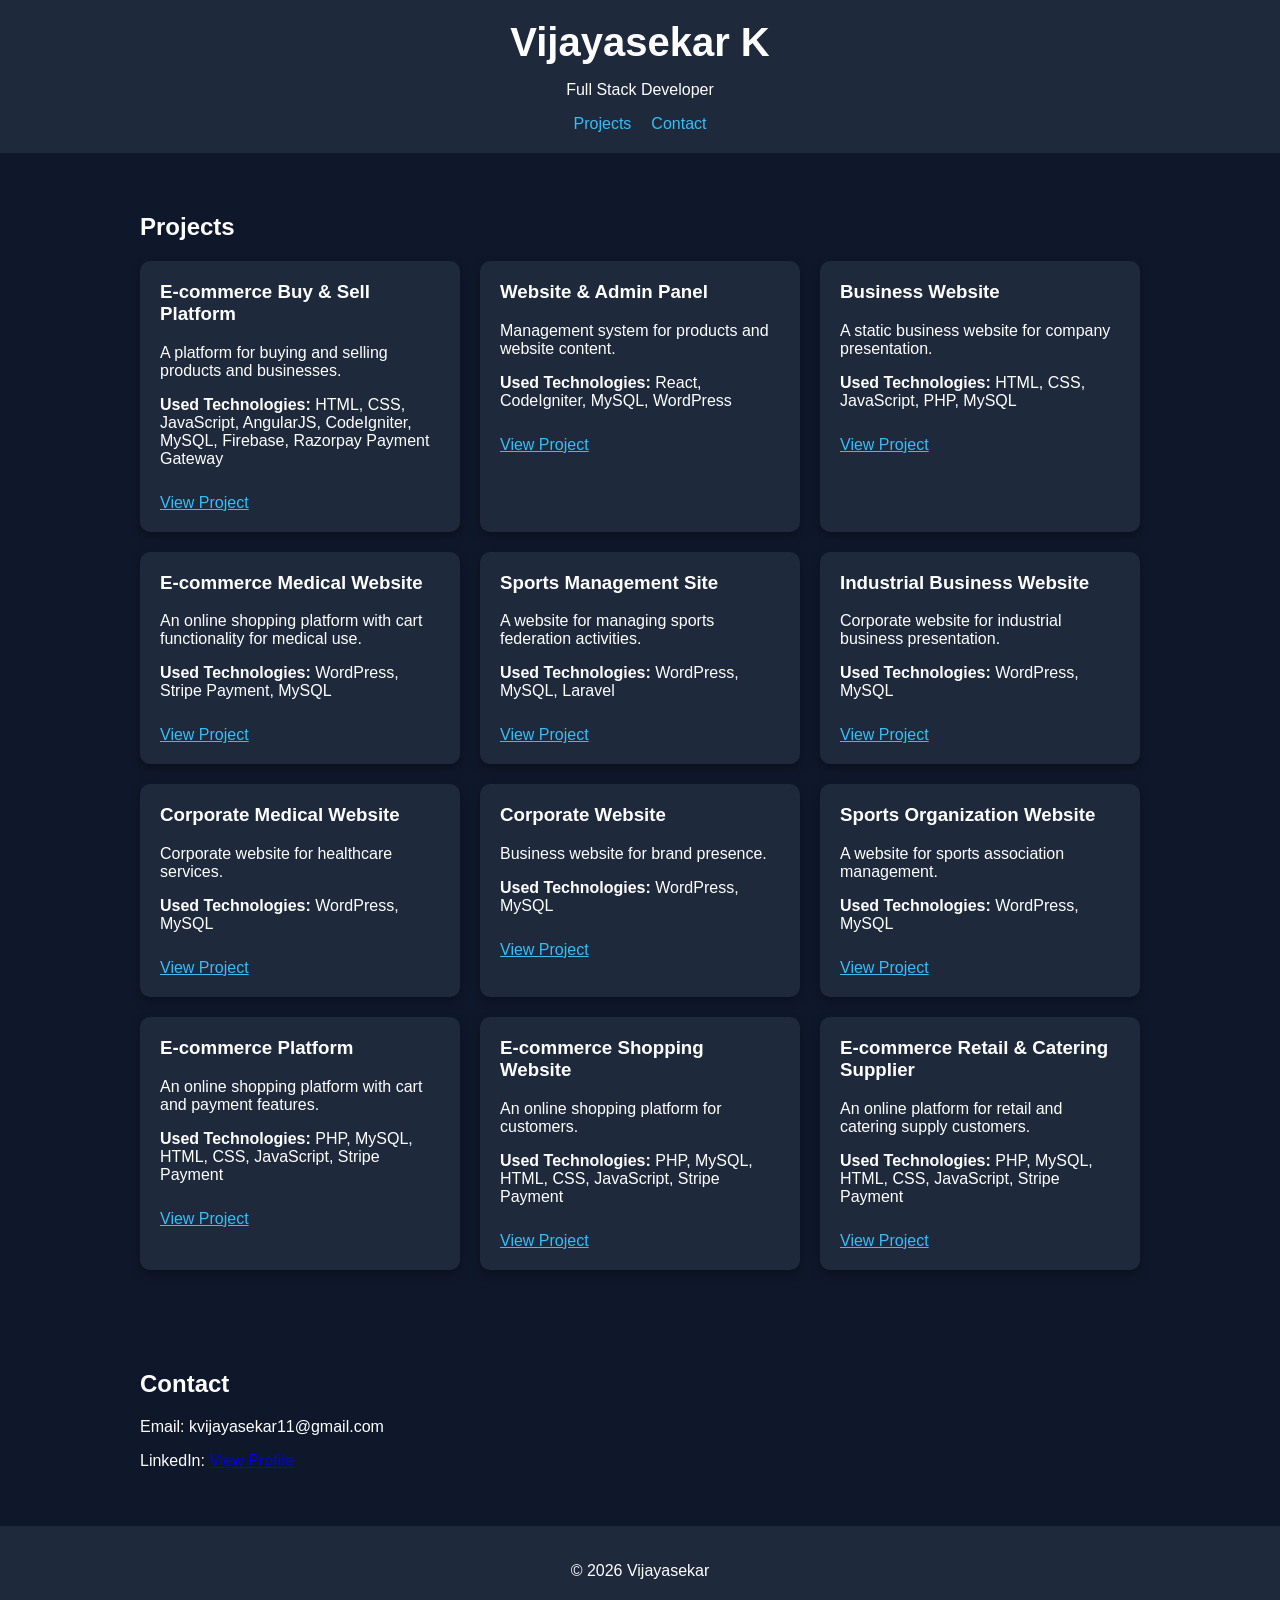
<file: index2.html>
<!DOCTYPE html>
<html lang="en">
<head>
  <meta charset="UTF-8">
  <meta name="viewport" content="width=device-width, initial-scale=1.0">
  <title>My Portfolio</title>

  <style>
    body {
      font-family: Arial, sans-serif;
      margin: 0;
      background: #0f172a;
      color: #fff;
    }
    header {
      background: #1e293b;
      padding: 20px;
      text-align: center;
    }
    header h1 {
      margin: 0;
      font-size: 2.5em;
    }
    nav {
      display: flex;
      justify-content: center;
      gap: 20px;
      margin-top: 10px;
    }
    nav a {
      color: #38bdf8;
      text-decoration: none;
    }
    section {
      padding: 40px 20px;
      max-width: 1000px;
      margin: auto;
    }
    .projects {
      display: grid;
      grid-template-columns: repeat(auto-fit, minmax(250px, 1fr));
      gap: 20px;
    }
    .card {
      background: #1e293b;
      padding: 20px;
      border-radius: 10px;
      box-shadow: 0 4px 10px rgba(0,0,0,0.3);
    }
    .card h3 {
      margin-top: 0;
    }
    .card a {
      display: inline-block;
      margin-top: 10px;
      color: #38bdf8;
    }
    footer {
      text-align: center;
      padding: 20px;
      background: #1e293b;
    }
  </style>
</head>

<body>

<header>
  <h1>Vijayasekar K</h1>
  <p>Full Stack Developer</p>
  <nav>
    <a href="#projects">Projects</a>
    <a href="#contact">Contact</a>
  </nav>
</header>

<section id="projects">
  <h2>Projects</h2>

  <div class="projects">

    <div class="card">
      <h3>E-commerce Buy & Sell Platform</h3>
      <p>A platform for buying and selling products and businesses.</p>
      <p><strong>Used Technologies:</strong> HTML, CSS, JavaScript, AngularJS, CodeIgniter, MySQL, Firebase, Razorpay Payment Gateway</p>
      <a href="https://smedealz.com/">View Project</a>
    </div>

    <div class="card">
      <h3>Website & Admin Panel</h3>
      <p>Management system for products and website content.</p>
      <p><strong>Used Technologies:</strong> React, CodeIgniter, MySQL, WordPress</p>
      <a href="https://www.magickwoods.com/">View Project</a>
    </div>

    <div class="card">
      <h3>Business Website</h3>
      <p>A static business website for company presentation.</p>
      <p><strong>Used Technologies:</strong> HTML, CSS, JavaScript, PHP, MySQL</p>
      <a href="https://agnabusinessapplications.com/">View Project</a>
    </div>

    <div class="card">
      <h3>E-commerce Medical Website</h3>
      <p>An online shopping platform with cart functionality for medical use.</p>
      <p><strong>Used Technologies:</strong> WordPress, Stripe Payment, MySQL</p>
      <a href="https://namboodiriscare.in/">View Project</a>
    </div>

    <div class="card">
      <h3>Sports Management Site</h3>
      <p>A website for managing sports federation activities.</p>
      <p><strong>Used Technologies:</strong> WordPress, MySQL, Laravel</p>
      <a href="https://khokhofederation.in/">View Project</a>
    </div>

    <div class="card">
      <h3>Industrial Business Website</h3>
      <p>Corporate website for industrial business presentation.</p>
      <p><strong>Used Technologies:</strong> WordPress, MySQL</p>
      <a href="http://www.indoshellcast.com/">View Project</a>
    </div>

    <div class="card">
      <h3>Corporate Medical Website</h3>
      <p>Corporate website for healthcare services.</p>
      <p><strong>Used Technologies:</strong> WordPress, MySQL</p>
      <a href="https://crownhairtransplant.com/">View Project</a>
    </div>

    <div class="card">
      <h3>Corporate Website</h3>
      <p>Business website for brand presence.</p>
      <p><strong>Used Technologies:</strong> WordPress, MySQL</p>
      <a href="http://www.premiergrass.com.au/">View Project</a>
    </div>

    <div class="card">
      <h3>Sports Organization Website</h3>
      <p>A website for sports association management.</p>
      <p><strong>Used Technologies:</strong> WordPress, MySQL</p>
      <a href="https://www.asiantennis.com/">View Project</a>
    </div>

    <div class="card">
      <h3>E-commerce Platform</h3>
      <p>An online shopping platform with cart and payment features.</p>
      <p><strong>Used Technologies:</strong> PHP, MySQL, HTML, CSS, JavaScript, Stripe Payment</p>
      <a href="https://prod-supplier.mydd.app/falcon/">View Project</a>
    </div>

    <div class="card">
      <h3>E-commerce Shopping Website</h3>
      <p>An online shopping platform for customers.</p>
      <p><strong>Used Technologies:</strong> PHP, MySQL, HTML, CSS, JavaScript, Stripe Payment</p>
      <a href="https://www.purecolondon.co.uk/">View Project</a>
    </div>

    <div class="card">
      <h3>E-commerce Retail & Catering Supplier</h3>
      <p>An online platform for retail and catering supply customers.</p>
      <p><strong>Used Technologies:</strong> PHP, MySQL, HTML, CSS, JavaScript, Stripe Payment</p>
      <a href="https://dsdistribution.uk/">View Project</a>
    </div>

  </div>
</section>

<section id="contact">
  <h2>Contact</h2>
  <p>Email: kvijayasekar11@gmail.com</p>
  <p>LinkedIn: <a href="https://www.linkedin.com/in/vijayasekar-k" target="_blank">View Profile</a></p>
</section>

<footer>
  <p>© 2026 Vijayasekar</p>
</footer>

</body>
</html>
</file>
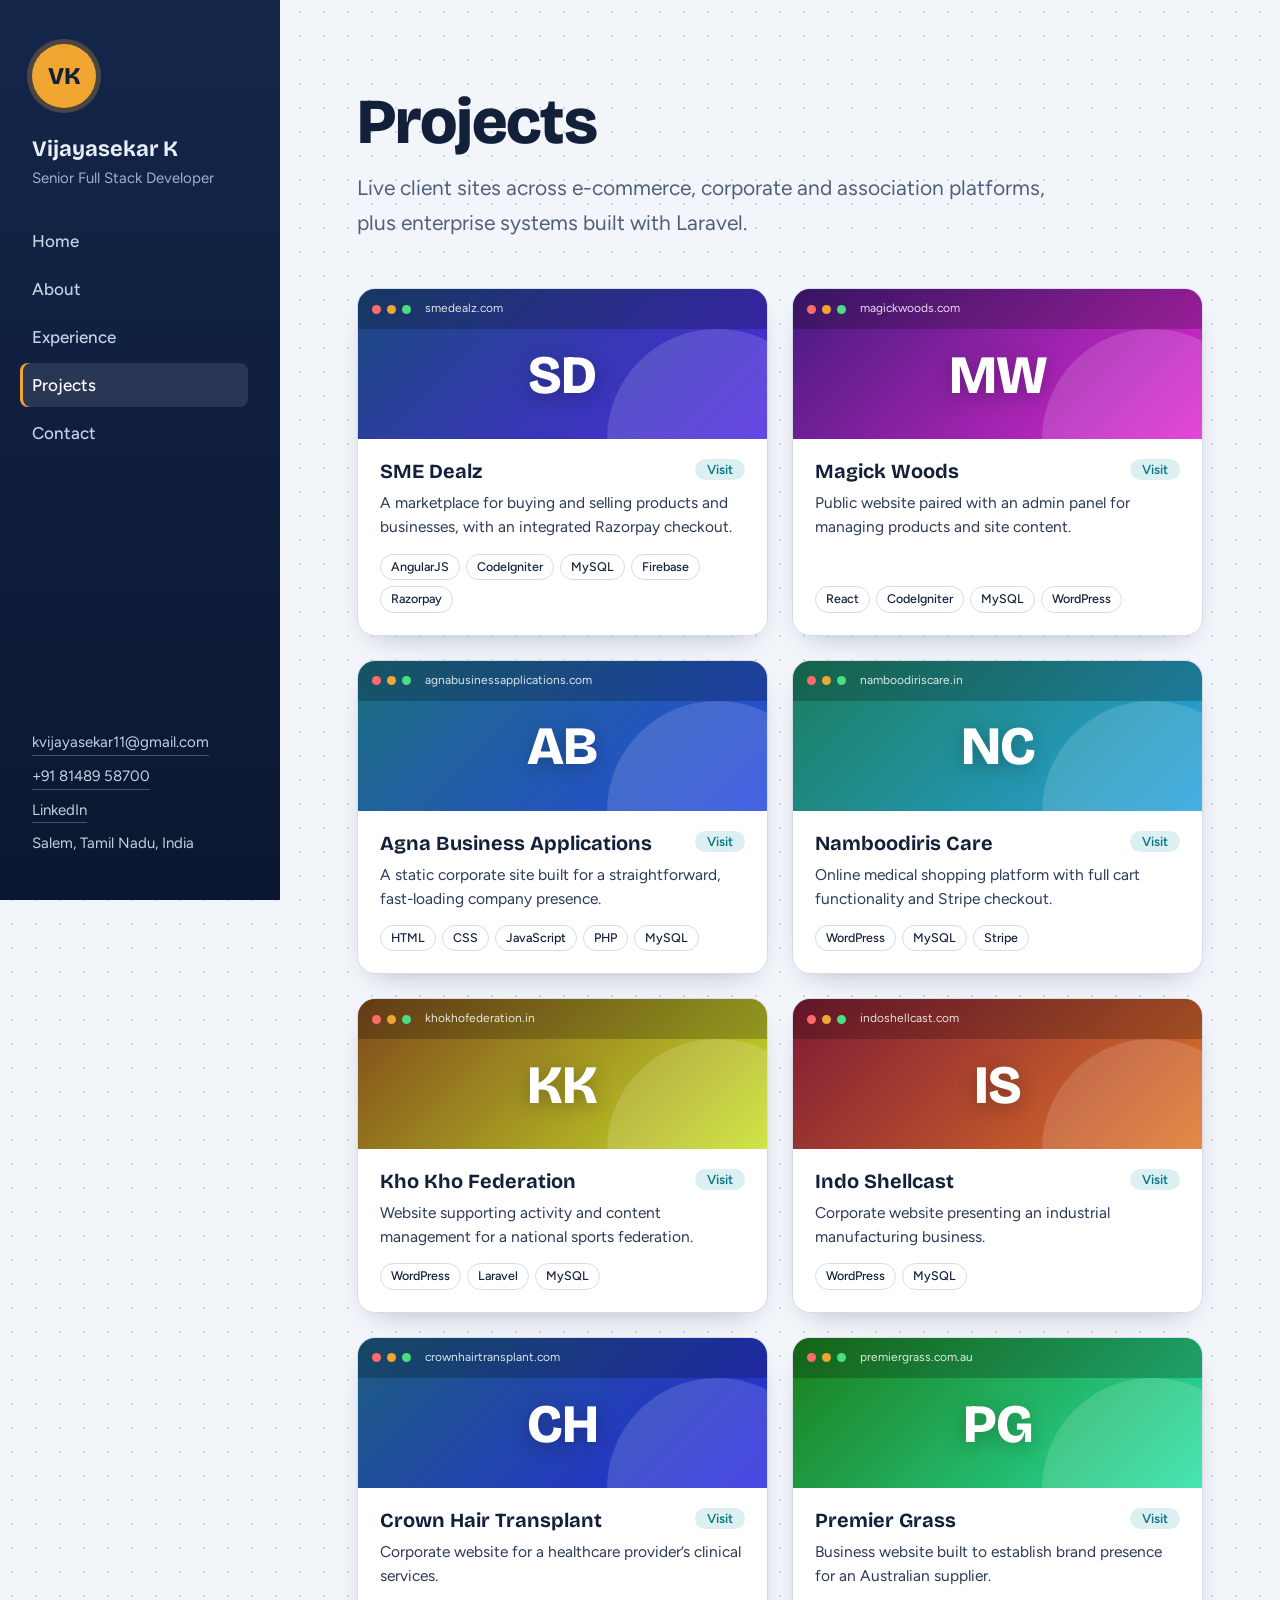
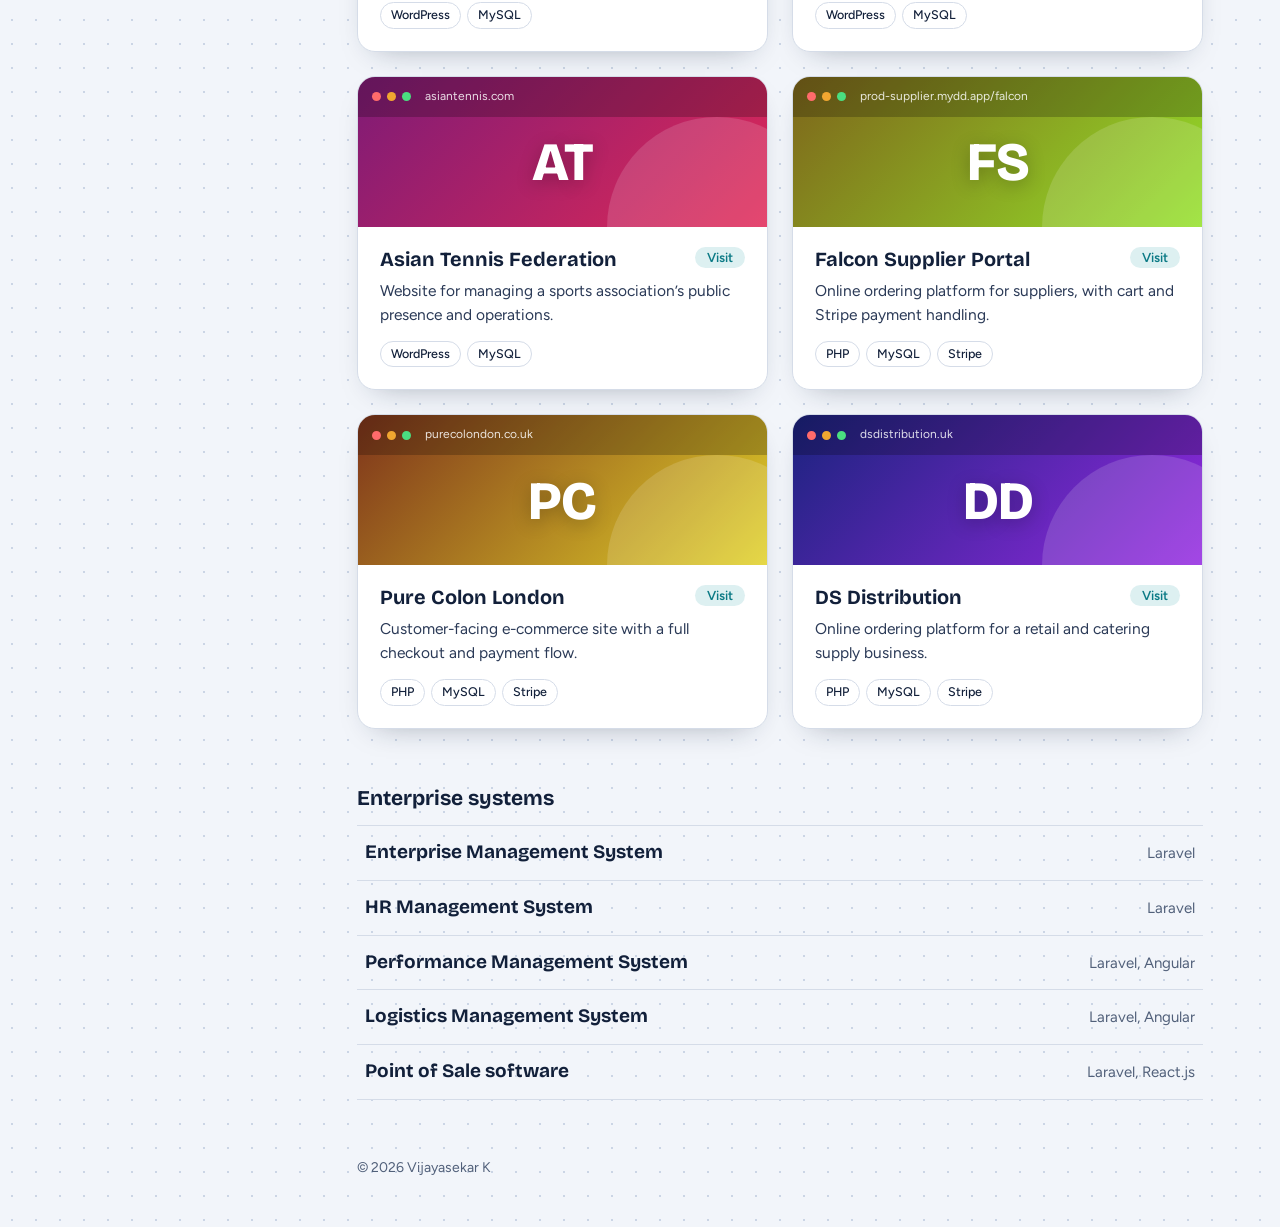
<file: projects.html>
<!DOCTYPE html>
<html lang="en">
<head>
<meta charset="utf-8">
<meta name="viewport" content="width=device-width, initial-scale=1">
<title>Projects – Vijayasekar K</title>
<meta name="description" content="Live client websites and enterprise systems built by Vijayasekar K.">
<meta property="og:title" content="Projects – Vijayasekar K">
<meta property="og:description" content="Live client websites and enterprise systems built by Vijayasekar K.">
<link rel="icon" href="data:image/svg+xml,%3Csvg xmlns='http://www.w3.org/2000/svg' viewBox='0 0 64 64'%3E%3Ccircle cx='32' cy='32' r='32' fill='%23F0A630'/%3E%3Ctext x='32' y='42' font-size='28' font-weight='800' text-anchor='middle' fill='%2312203A' font-family='sans-serif'%3EVK%3C/text%3E%3C/svg%3E">
<link rel="preconnect" href="https://fonts.googleapis.com">
<link rel="preconnect" href="https://fonts.gstatic.com" crossorigin>
<link href="https://fonts.googleapis.com/css2?family=Bricolage+Grotesque:opsz,wght@12..96,500;12..96,700;12..96,800&family=Figtree:wght@400;500;600&display=swap" rel="stylesheet">
<link rel="stylesheet" href="style.css">
</head>
<body>
<a class="skip" href="#main">Skip to content</a>
<div class="layout">
  <aside>
    <div class="mono" aria-hidden="true">VK</div>
    <div>
      <h2>Vijayasekar K</h2>
      <p class="role">Senior Full Stack Developer</p>
    </div>
    <nav aria-label="Main"><ul><li><a href="index.html">Home</a></li><li><a href="about.html">About</a></li><li><a href="experience.html">Experience</a></li><li><a href="projects.html" aria-current="page">Projects</a></li><li><a href="contact.html">Contact</a></li></ul></nav>
    <div class="contact">
      <a href="mailto:kvijayasekar11@gmail.com">kvijayasekar11@gmail.com</a>
      <a href="tel:+918148958700">+91 81489 58700</a>
      <a href="https://linkedin.com/in/vijayasekar-k" target="_blank" rel="noopener">LinkedIn</a>
      <span>Salem, Tamil Nadu, India</span>
    </div>
  </aside>
  <main id="main">
    <header class="pagehead"><h1>Projects</h1><p>Live client sites across e-commerce, corporate and association platforms, plus enterprise systems built with Laravel.</p></header><section id="projects">
      
      <ul class="pgrid">
        <li class="pcard" style="--h:212"><div class="cover" aria-hidden="true"><span class="bar"><i></i><i></i><i></i><em>smedealz.com</em></span><span class="ini">SD</span></div><div class="pbody"><h3><a href="https://smedealz.com/" target="_blank" rel="noopener">SME Dealz</a></h3><p>A marketplace for buying and selling products and businesses, with an integrated Razorpay checkout.</p><div class="chips"><span>AngularJS</span><span>CodeIgniter</span><span>MySQL</span><span>Firebase</span><span>Razorpay</span></div></div></li>
        <li class="pcard" style="--h:265"><div class="cover" aria-hidden="true"><span class="bar"><i></i><i></i><i></i><em>magickwoods.com</em></span><span class="ini">MW</span></div><div class="pbody"><h3><a href="https://www.magickwoods.com/" target="_blank" rel="noopener">Magick Woods</a></h3><p>Public website paired with an admin panel for managing products and site content.</p><div class="chips"><span>React</span><span>CodeIgniter</span><span>MySQL</span><span>WordPress</span></div></div></li>
        <li class="pcard" style="--h:190"><div class="cover" aria-hidden="true"><span class="bar"><i></i><i></i><i></i><em>agnabusinessapplications.com</em></span><span class="ini">AB</span></div><div class="pbody"><h3><a href="https://agnabusinessapplications.com/" target="_blank" rel="noopener">Agna Business Applications</a></h3><p>A static corporate site built for a straightforward, fast-loading company presence.</p><div class="chips"><span>HTML</span><span>CSS</span><span>JavaScript</span><span>PHP</span><span>MySQL</span></div></div></li>
        <li class="pcard" style="--h:160"><div class="cover" aria-hidden="true"><span class="bar"><i></i><i></i><i></i><em>namboodiriscare.in</em></span><span class="ini">NC</span></div><div class="pbody"><h3><a href="https://namboodiriscare.in/" target="_blank" rel="noopener">Namboodiris Care</a></h3><p>Online medical shopping platform with full cart functionality and Stripe checkout.</p><div class="chips"><span>WordPress</span><span>MySQL</span><span>Stripe</span></div></div></li>
        <li class="pcard" style="--h:28"><div class="cover" aria-hidden="true"><span class="bar"><i></i><i></i><i></i><em>khokhofederation.in</em></span><span class="ini">KK</span></div><div class="pbody"><h3><a href="https://khokhofederation.in/" target="_blank" rel="noopener">Kho Kho Federation</a></h3><p>Website supporting activity and content management for a national sports federation.</p><div class="chips"><span>WordPress</span><span>Laravel</span><span>MySQL</span></div></div></li>
        <li class="pcard" style="--h:345"><div class="cover" aria-hidden="true"><span class="bar"><i></i><i></i><i></i><em>indoshellcast.com</em></span><span class="ini">IS</span></div><div class="pbody"><h3><a href="http://www.indoshellcast.com/" target="_blank" rel="noopener">Indo Shellcast</a></h3><p>Corporate website presenting an industrial manufacturing business.</p><div class="chips"><span>WordPress</span><span>MySQL</span></div></div></li>
        <li class="pcard" style="--h:200"><div class="cover" aria-hidden="true"><span class="bar"><i></i><i></i><i></i><em>crownhairtransplant.com</em></span><span class="ini">CH</span></div><div class="pbody"><h3><a href="https://crownhairtransplant.com/" target="_blank" rel="noopener">Crown Hair Transplant</a></h3><p>Corporate website for a healthcare provider’s clinical services.</p><div class="chips"><span>WordPress</span><span>MySQL</span></div></div></li>
        <li class="pcard" style="--h:120"><div class="cover" aria-hidden="true"><span class="bar"><i></i><i></i><i></i><em>premiergrass.com.au</em></span><span class="ini">PG</span></div><div class="pbody"><h3><a href="http://www.premiergrass.com.au/" target="_blank" rel="noopener">Premier Grass</a></h3><p>Business website built to establish brand presence for an Australian supplier.</p><div class="chips"><span>WordPress</span><span>MySQL</span></div></div></li>
        <li class="pcard" style="--h:305"><div class="cover" aria-hidden="true"><span class="bar"><i></i><i></i><i></i><em>asiantennis.com</em></span><span class="ini">AT</span></div><div class="pbody"><h3><a href="https://www.asiantennis.com/" target="_blank" rel="noopener">Asian Tennis Federation</a></h3><p>Website for managing a sports association’s public presence and operations.</p><div class="chips"><span>WordPress</span><span>MySQL</span></div></div></li>
        <li class="pcard" style="--h:45"><div class="cover" aria-hidden="true"><span class="bar"><i></i><i></i><i></i><em>prod-supplier.mydd.app/falcon</em></span><span class="ini">FS</span></div><div class="pbody"><h3><a href="https://prod-supplier.mydd.app/falcon/" target="_blank" rel="noopener">Falcon Supplier Portal</a></h3><p>Online ordering platform for suppliers, with cart and Stripe payment handling.</p><div class="chips"><span>PHP</span><span>MySQL</span><span>Stripe</span></div></div></li>
        <li class="pcard" style="--h:15"><div class="cover" aria-hidden="true"><span class="bar"><i></i><i></i><i></i><em>purecolondon.co.uk</em></span><span class="ini">PC</span></div><div class="pbody"><h3><a href="https://www.purecolondon.co.uk/" target="_blank" rel="noopener">Pure Colon London</a></h3><p>Customer-facing e-commerce site with a full checkout and payment flow.</p><div class="chips"><span>PHP</span><span>MySQL</span><span>Stripe</span></div></div></li>
        <li class="pcard" style="--h:235"><div class="cover" aria-hidden="true"><span class="bar"><i></i><i></i><i></i><em>dsdistribution.uk</em></span><span class="ini">DD</span></div><div class="pbody"><h3><a href="https://dsdistribution.uk/" target="_blank" rel="noopener">DS Distribution</a></h3><p>Online ordering platform for a retail and catering supply business.</p><div class="chips"><span>PHP</span><span>MySQL</span><span>Stripe</span></div></div></li>
      </ul>
      <h3 class="subhead">Enterprise systems</h3>
      <ul class="projects plain">
        <li><h3>Enterprise Management System</h3><span class="stack">Laravel</span></li>
        <li><h3>HR Management System</h3><span class="stack">Laravel</span></li>
        <li><h3>Performance Management System</h3><span class="stack">Laravel, Angular</span></li>
        <li><h3>Logistics Management System</h3><span class="stack">Laravel, Angular</span></li>
        <li><h3>Point of Sale software</h3><span class="stack">Laravel, React.js</span></li>
      </ul>
    </section>
    <footer>© 2026 Vijayasekar K</footer>
  </main>
</div>
<script src="script.js"></script>
</body>
</html>
</file>
<file: style.css>
:root{
  --paper:#F2F5FA; --surface:#FFFFFF; --ink:#12203A; --muted:#51607A;
  --line:#D5DCE8; --teal:#0B7A85; --teal-soft:#DDF0F1; --gold:#F0A630;
  --display:"Bricolage Grotesque","Segoe UI",system-ui,sans-serif;
  --body:"Figtree","Segoe UI",system-ui,sans-serif;
}
*{box-sizing:border-box;margin:0;padding:0}
html{scroll-behavior:smooth}
body{font-family:var(--body);background:var(--paper);color:var(--ink);line-height:1.65;font-size:17px;-webkit-font-smoothing:antialiased}
a{color:inherit}
:focus-visible{outline:3px solid var(--gold);outline-offset:3px;border-radius:4px}
.layout{display:grid;grid-template-columns:300px 1fr;min-height:100vh}

/* Sidebar */
aside{position:sticky;top:0;height:100vh;background:var(--ink);color:#E8EDF6;padding:44px 32px;display:flex;flex-direction:column;gap:28px}
.mono{width:64px;height:64px;border-radius:50%;background:var(--gold);color:var(--ink);display:grid;place-items:center;font:800 24px var(--display)}
aside h2{font:700 22px/1.2 var(--display)}
aside p.role{color:#9FB0CC;font-size:15px;margin-top:4px}
nav ul{list-style:none;display:grid;gap:4px}
nav a{display:block;padding:8px 12px;margin-left:-12px;border-radius:8px;text-decoration:none;color:#C5D0E4;font-weight:500;transition:background .2s,color .2s}
nav a:hover{background:rgba(255,255,255,.08);color:#fff}
.contact{margin-top:auto;display:grid;gap:8px;font-size:15px;color:#C5D0E4}
.contact a{text-decoration:none;border-bottom:1px solid rgba(255,255,255,.25);width:fit-content}
.contact a:hover{color:#fff;border-color:var(--gold)}

/* Main */
main{padding:0 clamp(24px,6vw,88px);max-width:1040px}
section{padding:72px 0 8px}
h2.title{font:800 clamp(28px,3.4vw,38px)/1.15 var(--display);letter-spacing:-.01em;margin-bottom:28px}
.hero{padding-top:88px; position: relative;}
.hero h1{font:800 clamp(44px,7.4vw,92px)/.98 var(--display);letter-spacing:-.03em}
.hero .lead{font-size:clamp(19px,2vw,23px);color:var(--muted);max-width:34em;margin-top:28px}
.hero .lead strong{color:var(--ink);font-weight:600}
.cta{display:flex;gap:14px;flex-wrap:wrap;margin-top:36px}
.btn{display:inline-block;padding:13px 24px;border-radius:999px;font-weight:600;text-decoration:none;border:2px solid var(--ink);transition:transform .2s,background .2s,color .2s}
.btn.solid{background:var(--ink);color:#fff}
.btn:hover{transform:translateY(-2px)}
.btn.ghost:hover{background:var(--ink);color:#fff}
.facts{display:flex;flex-wrap:wrap;gap:10px 28px;margin-top:44px;padding-top:24px;border-top:2px solid var(--ink);color:var(--muted);font-size:15px}
.facts b{color:var(--ink);font-weight:600}

.about p{max-width:42em;color:#2B3A57}

/* Timeline */
.timeline{position:relative;list-style:none;padding-left:34px}
.timeline::before{content:"";position:absolute;left:7px;top:8px;bottom:8px;width:3px;background:linear-gradient(var(--teal),var(--line))}
.timeline li{position:relative;padding-bottom:36px}
.timeline li::before{content:"";position:absolute;left:-34px;top:8px;width:17px;height:17px;border-radius:50%;background:var(--paper);border:3px solid var(--teal)}
.timeline li.now::before{background:var(--gold);border-color:var(--ink)}
.when{font-size:14px;color:var(--teal);font-weight:600}
.timeline h3{font:700 21px/1.3 var(--display);margin-top:2px}
.where{color:var(--muted);font-size:15px;margin-bottom:10px}
.timeline ul{padding-left:20px;display:grid;gap:6px;color:#2B3A57;font-size:16px;max-width:46em}
.timeline li li{padding:0}.timeline li li::before{display:none}

/* Skills */
.skills{display:grid;border-top:1px solid var(--line)}
.skill{display:grid;grid-template-columns:200px 1fr;gap:8px 24px;padding:18px 0;border-bottom:1px solid var(--line)}
.skill h3{font:700 17px var(--display)}
.chips{display:flex;flex-wrap:wrap;gap:8px}
.chips span{background:var(--surface);border:1px solid var(--line);padding:4px 13px;border-radius:999px;font-size:14.5px;font-weight:500}
.chips span.hl{background:var(--teal-soft);border-color:#B6DDE0;color:#075A63}

/* Projects */
.projects{list-style:none;display:grid;gap:0;border-top:2px solid var(--ink)}
.projects li{display:flex;justify-content:space-between;align-items:baseline;gap:16px;flex-wrap:wrap;padding:18px 4px;border-bottom:1px solid var(--line);transition:background .2s}
.projects li:hover{background:var(--surface)}
.projects h3{font:700 19px var(--display)}
.projects h3 a{text-decoration:none;border-bottom:2px solid var(--gold)}
.projects .stack{color:var(--muted);font-size:15px;text-align:right}

.sub{color:var(--muted);margin:-14px 0 22px}
.subhead{font:700 21px var(--display);margin:44px 0 14px}
.projects li.proj{align-items:center;flex-wrap:nowrap;padding:22px 8px}
.projects li.proj p{color:#2B3A57;font-size:16px;margin:4px 0 12px;max-width:38em}
.projects li.proj .chips span{font-size:13px;padding:2px 11px}
.visit{flex:none;padding:9px 18px;border-radius:999px;border:2px solid var(--ink);font-weight:600;font-size:15px;text-decoration:none;transition:background .2s,color .2s}
.visit:hover{background:var(--ink);color:#fff}
.projects.plain{border-top:1px solid var(--line)}

/* Education + contact */
.edu{background:var(--surface);border:1px solid var(--line);border-left:6px solid var(--teal);border-radius:12px;padding:22px 26px;max-width:36em}
.edu h3{font:700 19px var(--display)}.edu p{color:var(--muted);font-size:15px}
.contact-box{background:var(--ink);color:#E8EDF6;border-radius:20px;padding:clamp(28px,5vw,52px);margin-top:8px}
.contact-box h2{font:800 clamp(26px,3.4vw,38px)/1.15 var(--display);margin-bottom:12px}
.contact-box p{color:#B5C3DC;max-width:32em}
.contact-box .cta{margin-top:24px}
.contact-box .btn{border-color:#fff;color:#fff}
.contact-box .btn.solid{background:var(--gold);border-color:var(--gold);color:var(--ink)}
.contact-box .btn.ghost:hover{background:#fff;color:var(--ink)}
footer{padding:48px 0;color:var(--muted);font-size:14px}

/* One entrance moment: the hero */
@keyframes rise{from{opacity:0;transform:translateY(18px)}to{opacity:1;transform:none}}
.hero>*{animation:rise .7s cubic-bezier(.2,.7,.2,1) both}
.hero>*:nth-child(2){animation-delay:.1s}.hero>*:nth-child(3){animation-delay:.2s}.hero>*:nth-child(4){animation-delay:.3s}
@media (prefers-reduced-motion:reduce){html{scroll-behavior:auto}.hero>*{animation:none}.btn{transition:none}}

@media (max-width:900px){
  .layout{grid-template-columns:1fr}
  aside{position:static;height:auto;padding:28px 24px;gap:18px}
  nav ul{display:flex;flex-wrap:wrap;gap:4px}nav a{margin-left:0}
  .contact{margin-top:0}
  .hero{padding-top:56px}
  .skill{grid-template-columns:1fr}
  .projects .stack{text-align:left}
  .projects li.proj{flex-wrap:wrap}
}

/* ---- Visual refresh ---- */
body{background-image:radial-gradient(#CBD5E5 1px,transparent 1px);background-size:24px 24px}
.layout{grid-template-columns:280px 1fr}
aside{background:linear-gradient(180deg,#14264A 0%,#0B1730 100%)}
.mono{box-shadow:0 0 0 5px rgba(240,166,48,.25)}
main{max-width:1180px;position:relative;isolation:isolate}
h2.title::after{content:"";display:block;width:56px;height:5px;border-radius:3px;margin-top:12px;background:linear-gradient(90deg,var(--gold),var(--teal))}
.hero::before{content:"";position:absolute;z-index:-1;inset:-40px -10% auto auto;width:560px;height:560px;border-radius:50%;background:radial-gradient(circle,rgba(11,122,133,.22),transparent 65%)}
.hero::after{content:"";position:absolute;z-index:-1;left:-8%;top:260px;width:380px;height:380px;border-radius:50%;background:radial-gradient(circle,rgba(240,166,48,.2),transparent 65%)}
.hero-grid{display:grid;grid-template-columns:1.1fr .9fr;gap:40px;align-items:center}
.hero h1{background:linear-gradient(100deg,var(--ink) 40%,var(--teal));-webkit-background-clip:text;background-clip:text;color:transparent}
.code{background:#0F1B33;border-radius:18px;box-shadow:0 30px 60px -24px rgba(18,32,58,.55);overflow:hidden;transform:rotate(1.5deg);color:#D6E0F2}
.code-bar{display:flex;align-items:center;gap:7px;padding:12px 16px;background:#18284A}
.code-bar i,.bar i{width:11px;height:11px;border-radius:50%;background:#FF6B6B}
.code-bar i:nth-child(2),.bar i:nth-child(2){background:var(--gold)}
.code-bar i:nth-child(3),.bar i:nth-child(3){background:#4ADE80}
.code-bar em{margin-left:10px;font-style:normal;font-size:13px;color:#8FA3C6}
.code pre{padding:20px 22px;font:14px/1.75 ui-monospace,SFMono-Regular,Menlo,Consolas,monospace;overflow-x:auto}
.code .k{color:#F0A630}.code .s{color:#7FE0C3}
.stats{display:grid;grid-template-columns:repeat(3,1fr);gap:16px;margin-top:48px}
.stats div{background:var(--surface);border:1px solid var(--line);border-radius:16px;padding:20px 22px;box-shadow:0 10px 28px -16px rgba(18,32,58,.3)}
.stats b{display:block;font:800 44px/1 var(--display);color:var(--teal)}
.stats span{color:var(--muted);font-size:15px;line-height:1.4;display:block;margin-top:6px}
.timeline li{background:var(--surface);border:1px solid var(--line);border-radius:16px;padding:22px 26px;margin-bottom:18px;box-shadow:0 10px 28px -18px rgba(18,32,58,.35)}
.timeline li::before{top:26px}
.timeline li li{background:none;border:0;box-shadow:none;margin:0;padding:0;border-radius:0}
.skills{border-top:0;grid-template-columns:repeat(auto-fit,minmax(300px,1fr));gap:16px}
.skill{grid-template-columns:1fr;gap:12px;background:var(--surface);border:1px solid var(--line);border-top:4px solid var(--teal);border-radius:14px;padding:18px 20px}
.skill:nth-child(even){border-top-color:var(--gold)}
.pgrid{list-style:none;display:grid;grid-template-columns:repeat(auto-fill,minmax(310px,1fr));gap:24px}
.pcard{position:relative;background:var(--surface);border:1px solid var(--line);border-radius:18px;overflow:hidden;display:flex;flex-direction:column;box-shadow:0 12px 30px -18px rgba(18,32,58,.4);transition:transform .25s,box-shadow .25s}
.pcard:hover{transform:translateY(-5px);box-shadow:0 22px 40px -18px rgba(18,32,58,.5)}
.cover{height:150px;position:relative;background:linear-gradient(135deg,hsl(var(--h) 65% 30%),hsl(calc(var(--h) + 40) 75% 52%));display:grid;place-items:center;overflow:hidden}
.cover::before{content:"";position:absolute;width:220px;height:220px;border-radius:50%;right:-60px;bottom:-110px;background:rgba(255,255,255,.14)}
.bar{position:absolute;top:0;left:0;right:0;display:flex;align-items:center;gap:6px;padding:10px 14px;background:rgba(0,0,0,.22)}
.bar i{width:9px;height:9px}
.bar em{margin-left:8px;font-style:normal;font-size:12px;color:rgba(255,255,255,.85);white-space:nowrap;overflow:hidden;text-overflow:ellipsis}
.ini{font:800 54px var(--display);color:#fff;letter-spacing:-.02em;text-shadow:0 4px 18px rgba(0,0,0,.25);margin-top:22px}
.pbody{padding:20px 22px 22px;display:flex;flex-direction:column;gap:8px;flex:1}
.pbody h3{font:700 20px var(--display)}
.pbody h3 a{text-decoration:none}
.pbody h3 a::after{content:"";position:absolute;inset:0}
.pbody h3 a::before{content:"Visit";float:right;margin-left:10px;font:600 13px var(--body);color:var(--teal);background:var(--teal-soft);padding:3px 12px;border-radius:999px}
.pbody p{color:#2B3A57;font-size:15.5px;line-height:1.55;flex:1}
.pbody .chips{gap:6px;margin-top:6px}
.pbody .chips span{font-size:12.5px;padding:2px 10px}
.subhead{margin-top:56px}
.projects.plain li{padding:14px 8px}
.contact-box{background:radial-gradient(circle at 90% 0%,rgba(240,166,48,.35),transparent 45%),linear-gradient(135deg,#14264A,#0B7A85);box-shadow:0 30px 60px -28px rgba(18,32,58,.6)}
@media (max-width:1100px){.hero-grid{grid-template-columns:1fr}.code{transform:none;max-width:520px}}
@media (max-width:900px){.layout{grid-template-columns:1fr}.stats{grid-template-columns:1fr}.skills{grid-template-columns:1fr}}
@media (prefers-reduced-motion:reduce){.pcard{transition:none}.pcard:hover{transform:none}}

/* ---- Multi-page additions ---- */
.skip{position:absolute;left:-999px;top:8px}
.skip:focus{left:12px;z-index:99;background:var(--gold);color:var(--ink);padding:8px 14px;border-radius:8px;font-weight:600}
nav a[aria-current="page"]{background:rgba(255,255,255,.1);color:#fff;box-shadow:inset 3px 0 0 var(--gold)}
.pagehead{padding-top:88px}
.pagehead h1{font:800 clamp(38px,6vw,64px)/1.05 var(--display);letter-spacing:-.02em}
.pagehead p{color:var(--muted);font-size:clamp(18px,2vw,21px);max-width:34em;margin-top:16px}
.pagehead+section{padding-top:48px}
.more{margin-top:28px}
.contact-grid{display:grid;grid-template-columns:1.2fr .8fr;gap:28px;align-items:start;margin-top:48px}
.form,.details{background:var(--surface);border:1px solid var(--line);border-radius:18px;padding:28px;box-shadow:0 12px 30px -18px rgba(18,32,58,.4)}
.form{display:grid;gap:18px}
.form label{display:grid;gap:6px;font-weight:600;font-size:15px}
.form input,.form textarea{font:inherit;font-weight:400;padding:12px 14px;border:1.5px solid var(--line);border-radius:10px;background:var(--paper);color:var(--ink)}
.form input:focus,.form textarea:focus{outline:3px solid var(--gold);outline-offset:1px;border-color:var(--ink)}
.form textarea{min-height:150px;resize:vertical}
.form button{cursor:pointer;justify-self:start;font:inherit;font-weight:600}
.form small{color:var(--muted)}
.details h2{font:700 21px var(--display);margin-bottom:14px}
.details ul{list-style:none;display:grid;gap:14px}
.details li span{display:block;color:var(--muted);font-size:14px}
.details a{font-weight:600;text-decoration:none;border-bottom:2px solid var(--gold)}
@media (max-width:900px){.contact-grid{grid-template-columns:1fr}.pagehead{padding-top:48px}}
</file>
